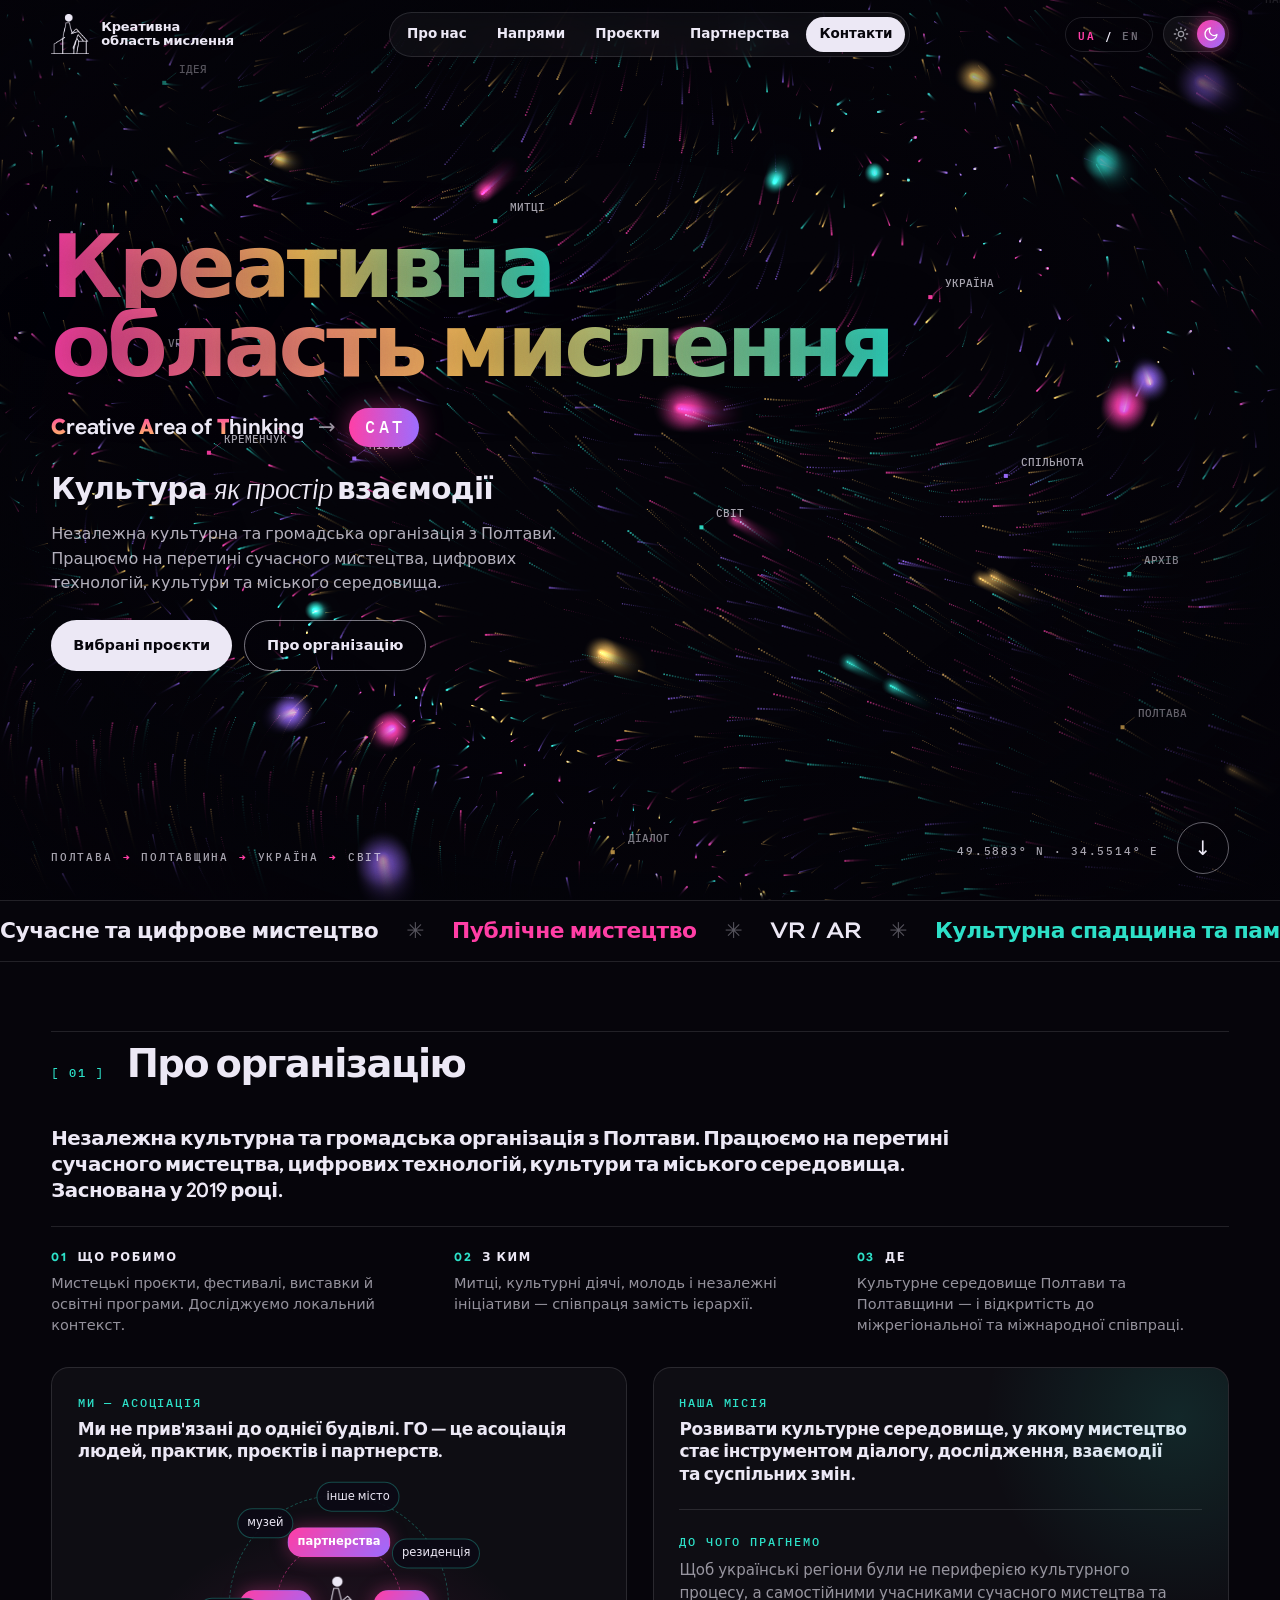
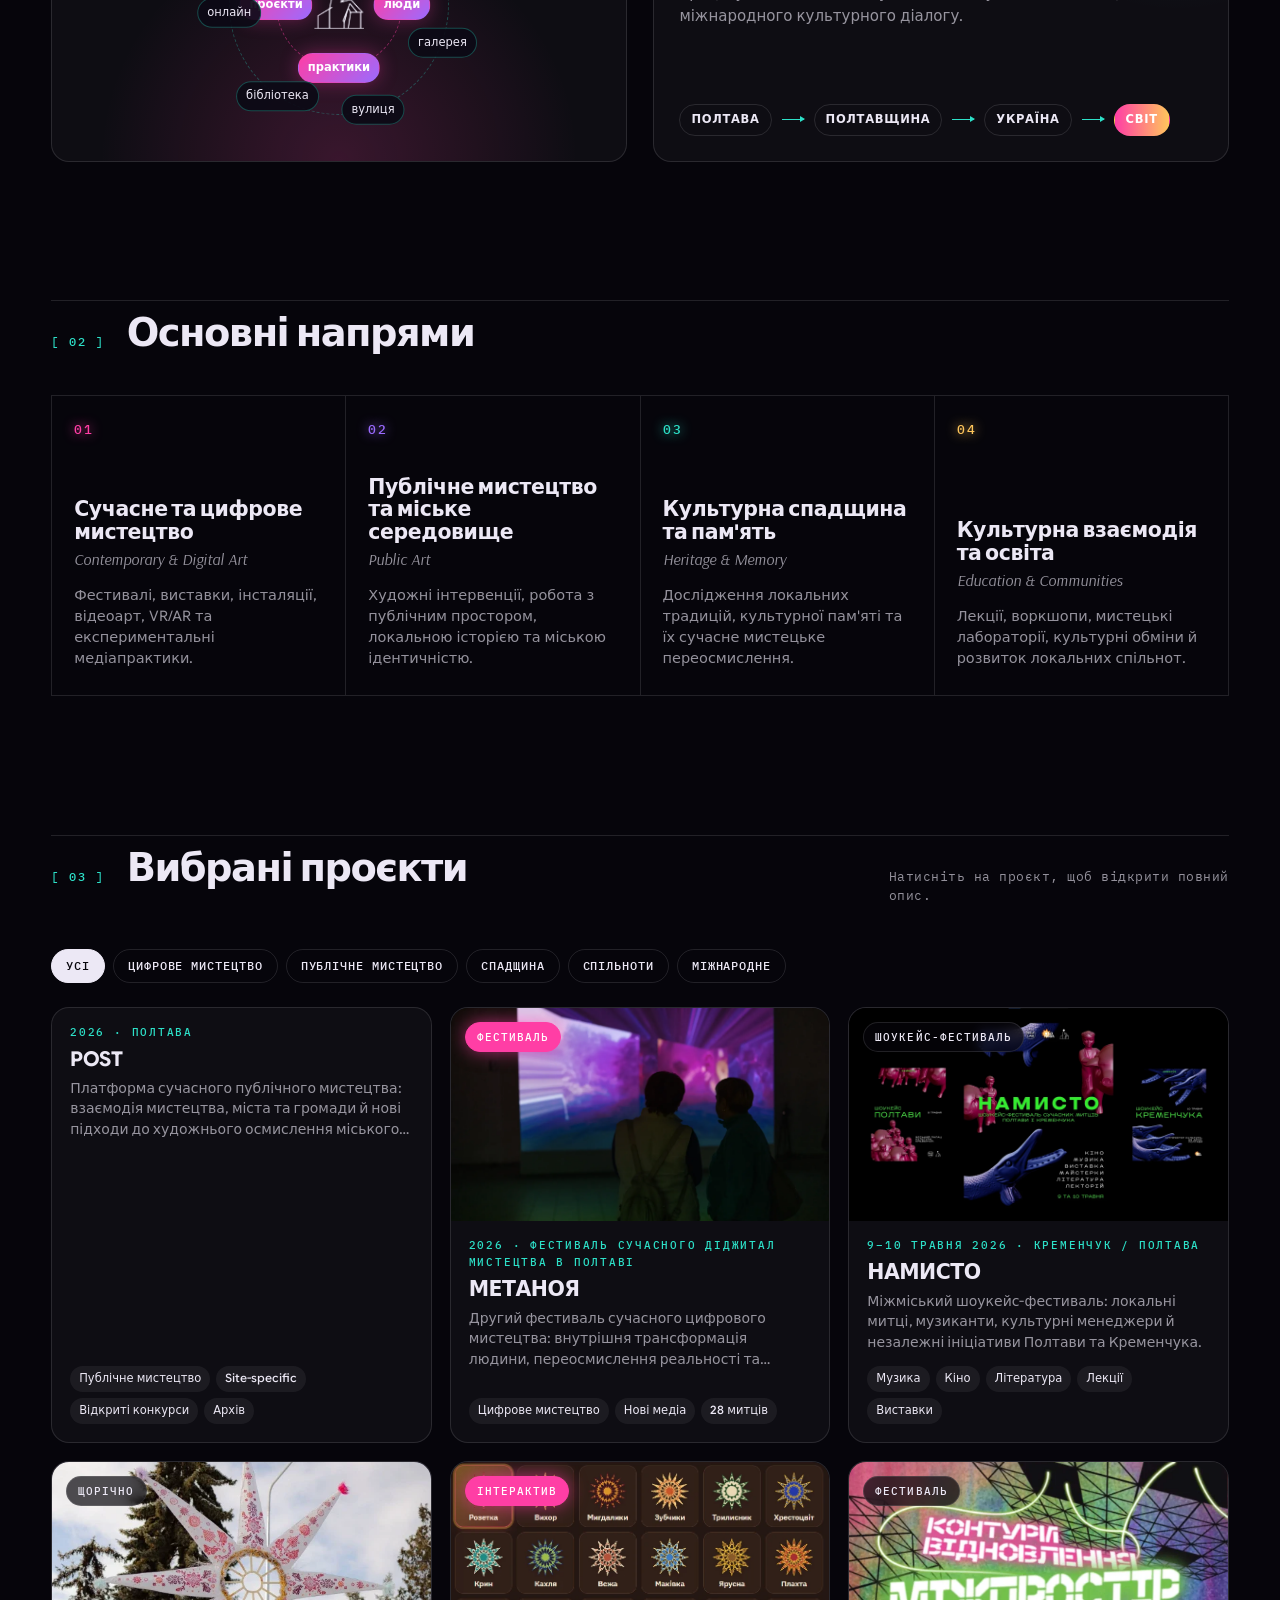
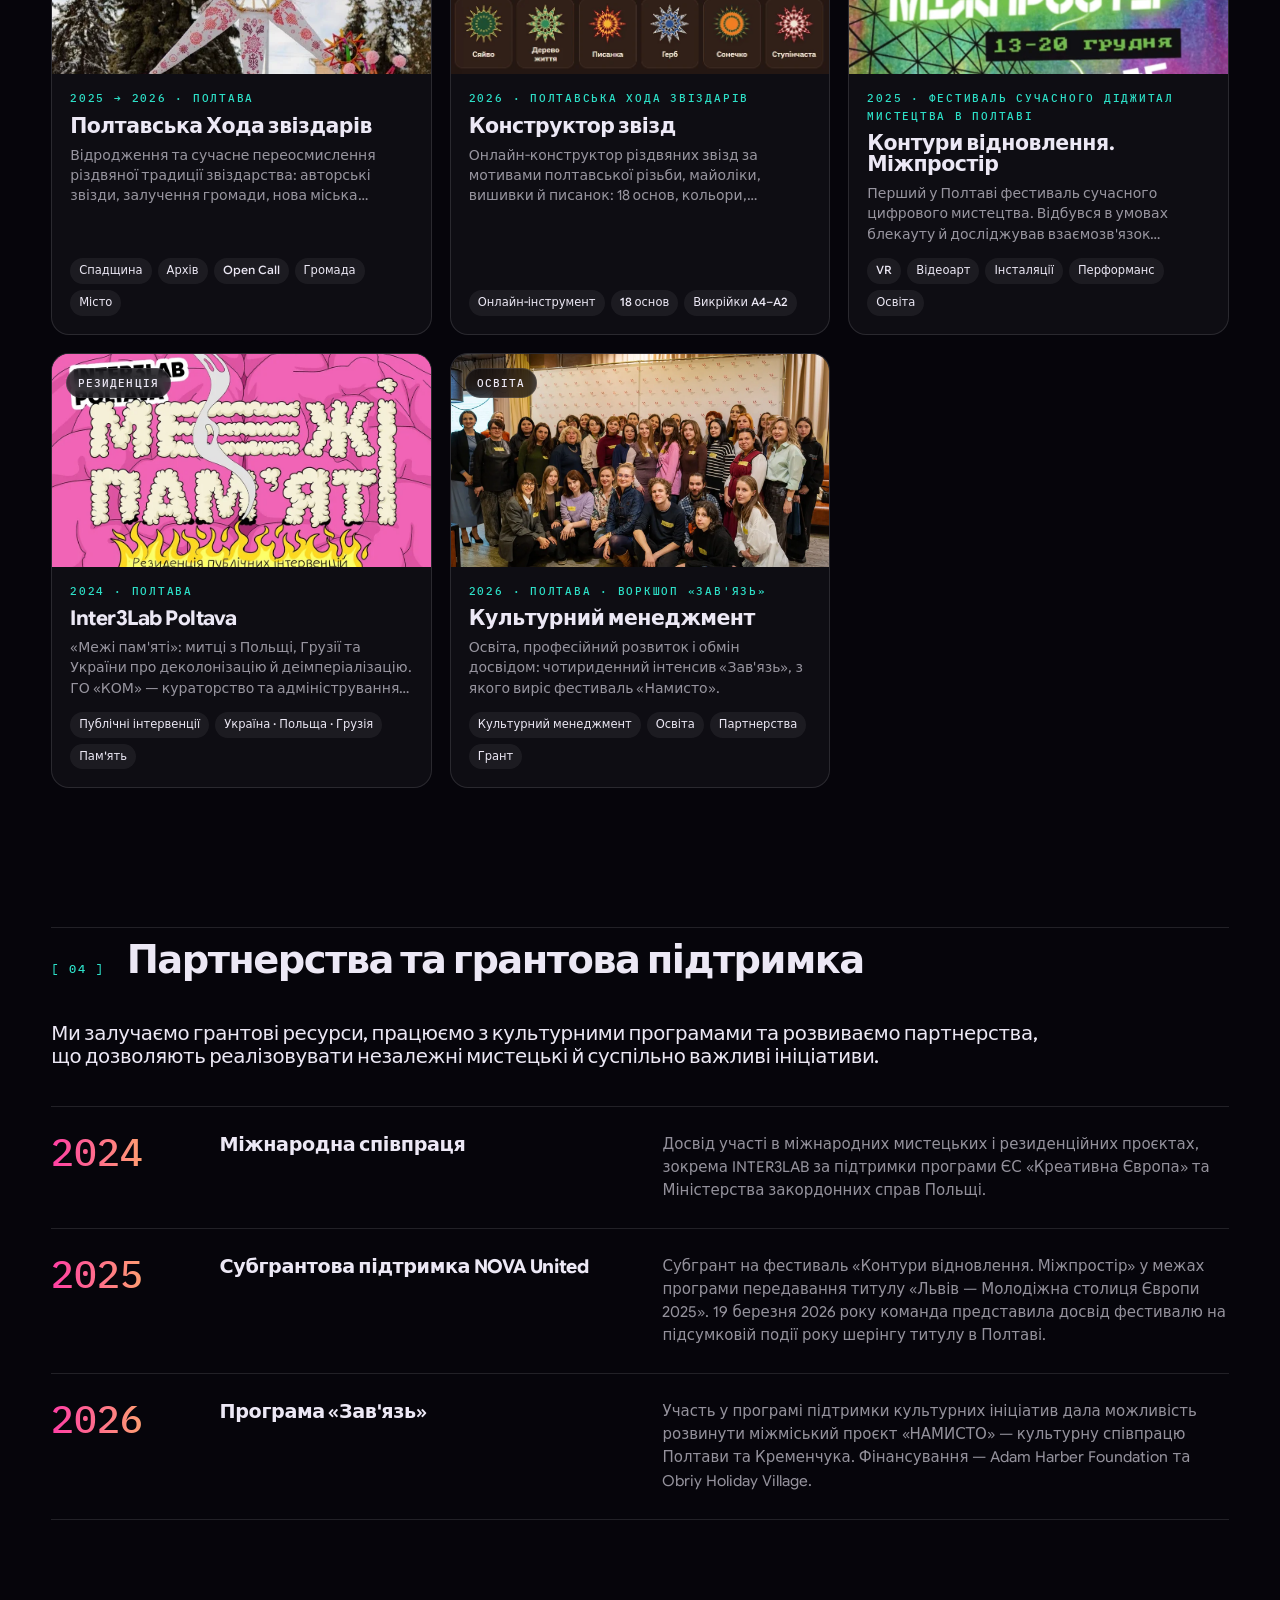
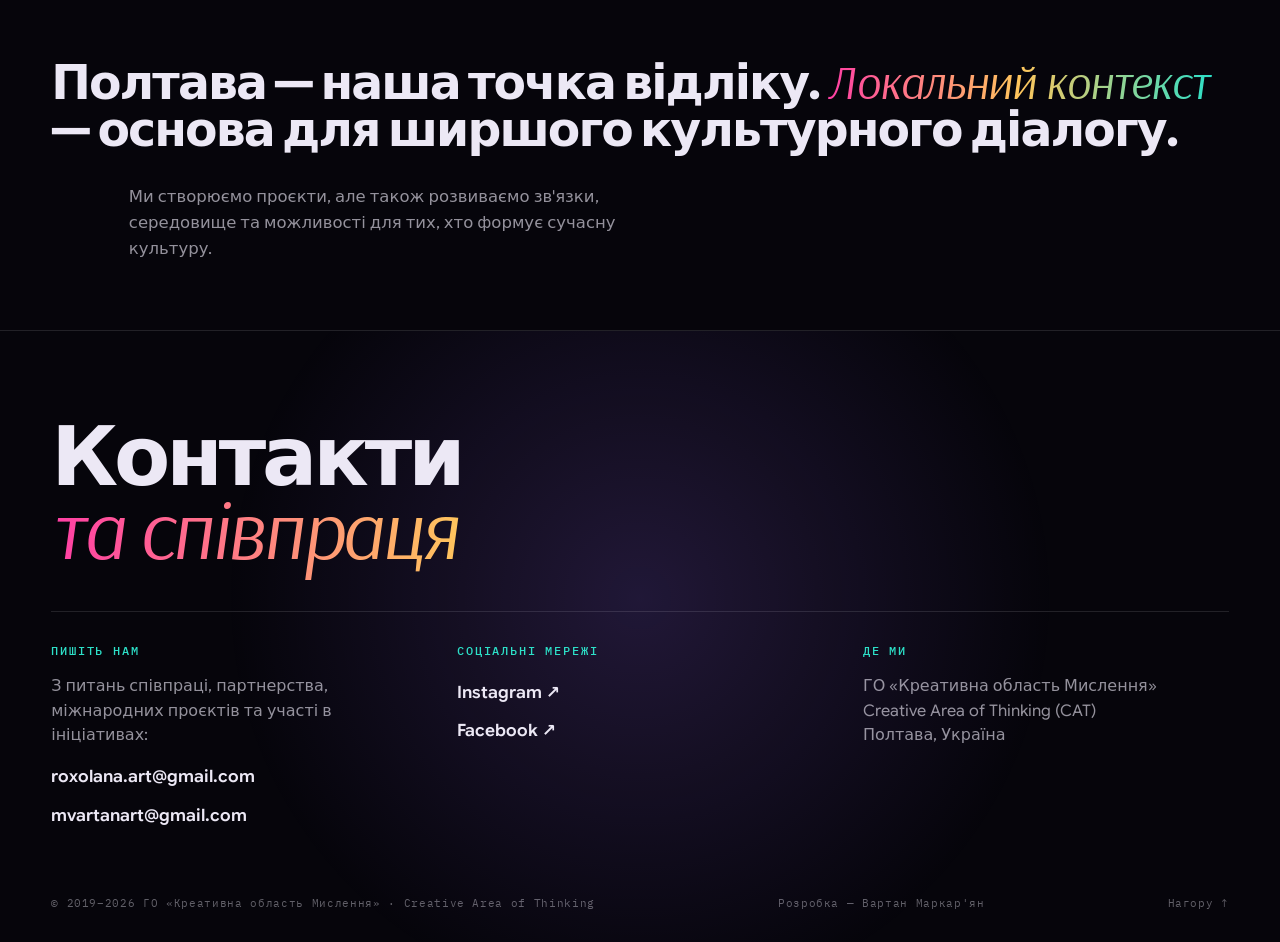
<file: index.html>
<!DOCTYPE html>
<html lang="uk" data-theme="dark">
<head>
<meta charset="utf-8">
<meta name="viewport" content="width=device-width, initial-scale=1">
<title>Креативна область мислення (CAT) — сучасне мистецтво й культурні події в Полтаві</title>
<meta name="description" content="ГО «Креативна область мислення» (Creative Area of Thinking, CAT) — незалежна культурна організація з Полтави з 2019 року: сучасне та цифрове мистецтво, фестивалі, виставки, публічне мистецтво й культурні події в Полтаві. Куратори — Роксолана Дудка та Вартан Маркар'ян.">
<meta name="keywords" content="Креативна область мислення, ГО Креативна область мислення, ГО КОМ, CAT, NGO CAT, ngocat, Creative Area of Thinking, Роксолана Дудка, Roksolana Dudka, Вартан Маркар'ян, Вартан Маркарян, Vartan Markarian, Полтава, Poltava, Полтавщина, сучасне мистецтво Полтава, мистецтво Полтави, культура Полтави, культурні події Полтава, події Полтава, афіша Полтава, виставки Полтава, виставка Полтава, галереї Полтави, галерея Полтава, полтавські галереї, артпростір Полтава, Полтавський художній музей, художній музей імені Миколи Ярошенка, бібліотека Котляревського Полтава, К2 АРКА, артпростір Культура Полтава, фестиваль Полтава, фестиваль сучасного мистецтва, фестиваль цифрового мистецтва, Digital Fest Poltava, digital art festival Ukraine, contemporary art Poltava, contemporary art Ukraine, діджитал мистецтво, цифрове мистецтво, медіамистецтво, нові медіа, VR мистецтво, AR, відеоарт, інсталяція, перформанс, публічне мистецтво, public art Poltava, мистецька резиденція, artist residency Ukraine, open call для митців, МЕТАНОЯ, METANOIA, Контури відновлення, Міжпростір, Намисто фестиваль, шоукейс Полтава Кременчук, Кременчук, О'Комова, Двіж Лаб, Полтавська Хода звіздарів, Хода звіздарів, звіздарство, різдвяна зірка, колядування Полтава, Конструктор звізд, POST Полтава, платформа публічного мистецтва, пам'ятник Петру І Полтава, Inter3Lab Poltava, Межі пам'яті, культурна спадщина Полтавщини, неформальна освіта Полтава, культурний менеджмент, Зав'язь, Терени, NOVA United, громадська організація Полтава, культурна організація Полтава, куратори Полтава, художники Полтави, митці Полтави">
<meta name="author" content="ГО «Креативна область мислення» — Роксолана Дудка, Вартан Маркар'ян">
<meta name="robots" content="index, follow, max-image-preview:large">
<link rel="canonical" href="https://ngocat.com/">
<link rel="alternate" hreflang="uk" href="https://ngocat.com/">
<link rel="alternate" hreflang="x-default" href="https://ngocat.com/">
<meta name="geo.region" content="UA-53">
<meta name="geo.placename" content="Полтава">
<meta name="geo.position" content="49.5883;34.5514">
<meta name="ICBM" content="49.5883, 34.5514">
<meta property="og:type" content="website">
<meta property="og:site_name" content="Креативна область мислення — CAT">
<meta property="og:locale" content="uk_UA">
<meta property="og:url" content="https://ngocat.com/">
<meta property="og:title" content="Креативна область мислення (CAT) — сучасне мистецтво й культурні події в Полтаві">
<meta property="og:description" content="ГО «Креативна область мислення» (Creative Area of Thinking, CAT) — незалежна культурна організація з Полтави з 2019 року: сучасне та цифрове мистецтво, фестивалі, виставки, публічне мистецтво й культурні події в Полтаві. Куратори — Роксолана Дудка та Вартан Маркар'ян.">
<meta property="og:image" content="https://ngocat.com/og-image.jpg">
<meta property="og:image:width" content="1200">
<meta property="og:image:height" content="630">
<meta property="og:image:alt" content="Креативна область мислення — Creative Area of Thinking (CAT), Полтава">
<meta name="twitter:card" content="summary_large_image">
<meta name="twitter:title" content="Креативна область мислення (CAT) — сучасне мистецтво й культурні події в Полтаві">
<meta name="twitter:description" content="ГО «Креативна область мислення» (Creative Area of Thinking, CAT) — незалежна культурна організація з Полтави з 2019 року: сучасне та цифрове мистецтво, фестивалі, виставки, публічне мистецтво й культурні події в Полтаві. Куратори — Роксолана Дудка та Вартан Маркар'ян.">
<meta name="twitter:image" content="https://ngocat.com/og-image.jpg">
<script type="application/ld+json">{"@context": "https://schema.org", "@graph": [{"@type": ["Organization", "NGO"], "@id": "https://ngocat.com/#org", "name": "Креативна область мислення", "legalName": "Громадська організація «Креативна область мислення»", "alternateName": ["ГО «Креативна область мислення»", "ГО «КОМ»", "Creative Area of Thinking", "CAT", "NGO CAT", "ngocat"], "url": "https://ngocat.com/", "logo": "https://ngocat.com/favicon-512.png", "image": "https://ngocat.com/og-image.jpg", "foundingDate": "2019", "foundingLocation": {"@type": "Place", "name": "Полтава, Україна"}, "address": {"@type": "PostalAddress", "addressLocality": "Полтава", "addressRegion": "Полтавська область", "addressCountry": "UA"}, "areaServed": ["Полтава", "Полтавська область", "Україна"], "description": "ГО «Креативна область мислення» (Creative Area of Thinking, CAT) — незалежна культурна організація з Полтави з 2019 року: сучасне та цифрове мистецтво, фестивалі, виставки, публічне мистецтво й культурні події в Полтаві. Куратори — Роксолана Дудка та Вартан Маркар'ян.", "email": "roxolana.art@gmail.com", "contactPoint": [{"@type": "ContactPoint", "email": "roxolana.art@gmail.com", "contactType": "general"}, {"@type": "ContactPoint", "email": "mvartanart@gmail.com", "contactType": "partnerships"}], "founder": [{"@id": "https://ngocat.com/#roksolana-dudka"}, {"@id": "https://ngocat.com/#vartan-markarian"}], "member": [{"@id": "https://ngocat.com/#roksolana-dudka"}, {"@id": "https://ngocat.com/#vartan-markarian"}], "knowsAbout": ["сучасне мистецтво", "цифрове мистецтво", "медіамистецтво", "публічне мистецтво", "культурна спадщина", "культурні події в Полтаві", "неформальна освіта", "культурний менеджмент"], "sameAs": ["https://www.instagram.com/cat_ngo_poltava", "https://www.facebook.com/creativeareaofthinking", "https://www.youtube.com/@creativeareaofthinking", "https://digitalfestpoltava.com/"], "event": [{"@id": "https://ngocat.com/#p-kontury-event"}, {"@id": "https://ngocat.com/#p-metanoia-event"}, {"@id": "https://ngocat.com/#p-namysto-event"}, {"@id": "https://ngocat.com/#p-inter3lab-event"}]}, {"@type": "WebSite", "@id": "https://ngocat.com/#website", "url": "https://ngocat.com/", "name": "Креативна область мислення — CAT", "alternateName": "ngocat.com", "inLanguage": "uk", "publisher": {"@id": "https://ngocat.com/#org"}}, {"@type": "WebPage", "@id": "https://ngocat.com/#webpage", "url": "https://ngocat.com/", "name": "Креативна область мислення (CAT) — сучасне мистецтво й культурні події в Полтаві", "description": "ГО «Креативна область мислення» (Creative Area of Thinking, CAT) — незалежна культурна організація з Полтави з 2019 року: сучасне та цифрове мистецтво, фестивалі, виставки, публічне мистецтво й культурні події в Полтаві. Куратори — Роксолана Дудка та Вартан Маркар'ян.", "isPartOf": {"@id": "https://ngocat.com/#website"}, "about": {"@id": "https://ngocat.com/#org"}, "inLanguage": "uk", "primaryImageOfPage": "https://ngocat.com/og-image.jpg", "mentions": [{"@id": "https://ngocat.com/#roksolana-dudka"}, {"@id": "https://ngocat.com/#vartan-markarian"}]}, {"@type": "Person", "@id": "https://ngocat.com/#roksolana-dudka", "name": "Роксолана Дудка", "alternateName": ["Roksolana Dudka", "Roxolana Dudka", "roxfolkart"], "jobTitle": "Мисткиня, кураторка, голова ГО «Креативна область мислення»", "description": "Мультидисциплінарна мисткиня з Полтави, докторка філософії з дизайну, кандидатка мистецтвознавства. Кураторка Inter3Lab Poltava «Межі пам'яті» (2024), фестивалів «Контури відновлення. Міжпростір» (2025) і «МЕТАНОЯ» (2026).", "homeLocation": {"@type": "Place", "name": "Полтава"}, "worksFor": {"@id": "https://ngocat.com/#org"}, "knowsAbout": ["сучасне мистецтво", "VR", "AR", "відеоарт", "публічне мистецтво", "кураторство"], "sameAs": ["https://www.instagram.com/roxfolkart/", "https://www.facebook.com/Roxolana.art", "https://digitalfestpoltava.com/uchasnyky/roksolana-dudka.html"]}, {"@type": "Person", "@id": "https://ngocat.com/#vartan-markarian", "name": "Вартан Маркар'ян", "alternateName": ["Vartan Markarian", "Вартан Маркарян", "artvartan"], "jobTitle": "Художник нових медіа, куратор, член правління ГО «Креативна область мислення»", "description": "Міждисциплінарний художник із Полтави: інсталяція, VR, 360-відео, AR, цифрове мистецтво, живопис. Куратор фестивалів «Контури відновлення. Міжпростір» (2025) і «МЕТАНОЯ» (2026).", "homeLocation": {"@type": "Place", "name": "Полтава"}, "worksFor": {"@id": "https://ngocat.com/#org"}, "knowsAbout": ["цифрове мистецтво", "нові медіа", "VR", "інсталяція", "кураторство"], "sameAs": ["https://www.instagram.com/artvartan/", "https://digitalfestpoltava.com/uchasnyky/vartan-markarian.html"]}, {"@type": ["Event", "ExhibitionEvent"], "@id": "https://ngocat.com/#p-kontury-event", "name": "Контури відновлення. Міжпростір — фестиваль сучасного цифрового мистецтва", "startDate": "2025-12-13", "endDate": "2025-12-20", "eventStatus": "https://schema.org/EventScheduled", "eventAttendanceMode": "https://schema.org/OfflineEventAttendanceMode", "location": {"@type": "Place", "name": "Полтавська обласна універсальна наукова бібліотека імені І. П. Котляревського", "address": {"@type": "PostalAddress", "streetAddress": "вул. Небесної Сотні, 17", "addressLocality": "Полтава", "addressCountry": "UA"}}, "description": "Перший у Полтаві фестиваль сучасного цифрового мистецтва: VR, відеоарт, інсталяції, перформанс, лекції та воркшопи. Відбувся в умовах блекауту на п'яти поверхах обласної бібліотеки.", "url": "https://ngocat.com/#p-kontury", "image": "https://ngocat.com/img/kontury-1.webp", "organizer": {"@id": "https://ngocat.com/#org"}, "inLanguage": "uk"}, {"@type": ["Event", "ExhibitionEvent"], "@id": "https://ngocat.com/#p-metanoia-event", "name": "МЕТАНОЯ / METANOIA — міжнародний фестиваль цифрового мистецтва", "startDate": "2026-10-16", "endDate": "2026-11-01", "eventStatus": "https://schema.org/EventScheduled", "eventAttendanceMode": "https://schema.org/OfflineEventAttendanceMode", "location": {"@type": "Place", "name": "Полтавський художній музей (галерея мистецтв) імені Миколи Ярошенка", "address": {"@type": "PostalAddress", "addressLocality": "Полтава", "addressRegion": "Полтавська область", "addressCountry": "UA"}}, "description": "Другий фестиваль сучасного цифрового мистецтва ГО «Креативна область мислення»: 26 робіт 28 митців з України, Італії, Іспанії, Франції, Німеччини та Польщі — VR/AR, відеоарт, генеративні зображення, інтерактивні системи.", "url": "https://ngocat.com/#p-metanoia", "image": "https://ngocat.com/img/fest-1.webp", "organizer": {"@id": "https://ngocat.com/#org"}, "inLanguage": "uk"}, {"@type": ["Event", "ExhibitionEvent"], "@id": "https://ngocat.com/#p-namysto-event", "name": "НАМИСТО — шоукейс-фестиваль сучасного мистецтва Полтави й Кременчука", "startDate": "2026-05-09", "endDate": "2026-05-10", "eventStatus": "https://schema.org/EventScheduled", "eventAttendanceMode": "https://schema.org/OfflineEventAttendanceMode", "location": {"@type": "Place", "name": "Міський палац культури (Кременчук) та артпростір «Культура» К2 АРКА (Полтава)", "address": {"@type": "PostalAddress", "addressLocality": "Полтава", "addressRegion": "Полтавська область", "addressCountry": "UA"}}, "description": "Дводенний шоукейс-фестиваль локального сучасного мистецтва: музика, кіно, література, лекції, виставки, майстер-класи. Організатори — «О'Комова», «Двіж Лаб», ГО «Креативна область мислення».", "url": "https://ngocat.com/#p-namysto", "image": "https://ngocat.com/img/namysto-hero.webp", "organizer": {"@id": "https://ngocat.com/#org"}, "inLanguage": "uk"}, {"@type": "Event", "@id": "https://ngocat.com/#p-inter3lab-event", "name": "Inter3Lab Poltava «Межі пам'яті» — резиденція публічних інтервенцій", "startDate": "2024-11-02", "endDate": "2024-11-03", "eventStatus": "https://schema.org/EventScheduled", "eventAttendanceMode": "https://schema.org/OfflineEventAttendanceMode", "location": {"@type": "Place", "name": "Полтавська обласна універсальна наукова бібліотека імені І. П. Котляревського та міський простір Полтави", "address": {"@type": "PostalAddress", "addressLocality": "Полтава", "addressRegion": "Полтавська область", "addressCountry": "UA"}}, "description": "Міжнародна мистецька резиденція публічних інтервенцій: 24 мистецькі проєкти, митці з України, Польщі та Грузії, артпрогулянка містом.", "url": "https://ngocat.com/#p-inter3lab", "image": "https://ngocat.com/img/inter3lab-poster.webp", "organizer": {"@id": "https://ngocat.com/#org"}, "inLanguage": "uk"}, {"@type": "CreativeWork", "@id": "https://ngocat.com/#p-post-work", "name": "POST — платформа сучасного публічного мистецтва", "url": "https://ngocat.com/#p-post", "description": "Довгострокова платформа сучасного публічного мистецтва на місці колишнього пам'ятника Петру І в Полтаві: тимчасові інсталяції, site-specific мистецтво, відкриті конкурси, архів.", "creator": [{"@id": "https://ngocat.com/#roksolana-dudka"}, {"@id": "https://ngocat.com/#vartan-markarian"}], "publisher": {"@id": "https://ngocat.com/#org"}, "locationCreated": {"@type": "Place", "name": "Полтава"}}, {"@type": "CreativeWork", "@id": "https://ngocat.com/#p-hoda-work", "name": "Полтавська Хода звіздарів", "url": "https://ngocat.com/#p-hoda", "image": "https://ngocat.com/img/hoda-star.webp", "description": "Культурна ініціатива з відродження та сучасного переосмислення різдвяної традиції звіздарства на Полтавщині: авторські зірки, колядування, хода вулицями Полтави, архів «Коляди» 1995 року.", "publisher": {"@id": "https://ngocat.com/#org"}, "locationCreated": {"@type": "Place", "name": "Полтава"}}, {"@type": "WebApplication", "@id": "https://ngocat.com/constructorzvizd/#app", "name": "Конструктор звізд", "url": "https://ngocat.com/constructorzvizd/", "applicationCategory": "DesignApplication", "operatingSystem": "Web", "offers": {"@type": "Offer", "price": "0", "priceCurrency": "UAH"}, "description": "Онлайн-конструктор різдвяних звізд за мотивами полтавської різьби, майоліки, вишивки й писанок: 18 основ, кольори, прикраси, викрійки A4, A3 і A2, об'ємна паперова звізда.", "publisher": {"@id": "https://ngocat.com/#org"}}, {"@type": "Course", "@id": "https://ngocat.com/#p-zavyaz-course", "name": "«Зав'язь» — воркшоп для культурних діячів", "url": "https://ngocat.com/#p-zavyaz", "description": "Чотириденний інтенсив культурної агенції «Терени» в Полтаві: культурний менеджмент, фінансування, партнерства, комунікації. Проєкт «Намисто» став одним із трьох переможців.", "provider": {"@type": "Organization", "name": "Культурна агенція «Терени»"}}]}</script>
<script>
  // тема до першого малювання — без «спалаху»
  (function () {
    var t = null; try { t = localStorage.getItem('kom-theme'); } catch (e) {}
    document.documentElement.setAttribute('data-theme', t === 'light' ? 'light' : 'dark');
  })();
</script>
<meta name="theme-color" content="#06050B">
<link rel="icon" href="favicon.ico" sizes="any">
<link rel="icon" type="image/png" sizes="32x32" href="favicon-32.png">
<link rel="icon" type="image/png" sizes="192x192" href="favicon-192.png">
<link rel="apple-touch-icon" href="apple-touch-icon.png">
<link rel="preconnect" href="https://fonts.googleapis.com">
<link rel="preconnect" href="https://fonts.gstatic.com" crossorigin>
<link href="https://fonts.googleapis.com/css2?family=Arsenal:ital,wght@0,400;0,700;1,400;1,700&family=IBM+Plex+Mono:wght@400;500&display=swap" rel="stylesheet">
<link rel="stylesheet" href="css/style.css?v=51">
<link rel="stylesheet" href="css/nebula.css?v=51">
</head>
<body>
<div class="cursor-glow" id="cursorGlow" aria-hidden="true"></div>

<header class="nav" id="nav">
  <a href="#top" class="logo" aria-label="Креативна область мислення — на початок">
    <span class="logo-img" aria-hidden="true"><span class="lg-body"></span><span class="lg-sun"></span></span>
    <span class="logo-text">Креативна<br>область мислення</span>
  </a>
  <nav class="nav-links" id="navLinks">
    <a href="#about">Про нас</a>
    <a href="#directions">Напрями</a>
    <a href="#projects">Проєкти</a>
    <a href="#partners">Партнерства</a>
    <a href="#contacts">Контакти</a>
  </nav>
  <div class="nav-right">
    <button class="lang" id="langToggle" type="button" aria-label="Перемкнути мову" title="English"><span data-l="uk" class="on">UA</span> / <span data-l="en">EN</span></button>
    <button class="theme-toggle" id="themeToggle" type="button" aria-label="Перемкнути світлу / темну тему" title="Світла / темна тема">
      <span class="knob" aria-hidden="true"></span>
      <svg class="i-sun" viewBox="0 0 24 24" fill="none" stroke="currentColor" stroke-width="2" stroke-linecap="round" aria-hidden="true"><circle cx="12" cy="12" r="4"/><path d="M12 2v2M12 20v2M4.9 4.9l1.4 1.4M17.7 17.7l1.4 1.4M2 12h2M20 12h2M4.9 19.1l1.4-1.4M17.7 6.3l1.4-1.4"/></svg>
      <svg class="i-moon" viewBox="0 0 24 24" fill="none" stroke="currentColor" stroke-width="2" stroke-linecap="round" stroke-linejoin="round" aria-hidden="true"><path d="M21 12.8A9 9 0 1 1 11.2 3a7 7 0 0 0 9.8 9.8z"/></svg>
    </button>
    <button class="burger" id="burger" aria-label="Меню" aria-expanded="false"><span></span><span></span></button>
  </div>
</header>

<main id="top">

<!-- HERO -->
<section class="hero">
  <canvas id="field" aria-hidden="true"></canvas>
  <div class="hud hud-br" aria-hidden="true">49.5883° N · 34.5514° E</div>
  <div class="hero-inner">
    <h1 class="hero-title hero-name">
      <span class="ln">Креативна</span>
      <span class="ln">область мислення</span>
    </h1>
    <p class="hero-cat" aria-label="Creative Area of Thinking — CAT"><span class="cat-full"><b>C</b>reative <b>A</b>rea of <b>T</b>hinking</span><span class="cat-arrow" aria-hidden="true">→</span><span class="cat-badge">CAT</span></p>
    <p class="hero-slogan">Культура <em>як простір</em> взаємодії</p>
    <p class="hero-sub">Незалежна культурна та громадська організація з Полтави. Працюємо на перетині сучасного мистецтва, цифрових технологій, культури та міського середовища.</p>
    <div class="hero-cta">
      <a href="#projects" class="btn btn-solid">Вибрані проєкти</a>
      <a href="#about" class="btn btn-line">Про організацію</a>
    </div>
  </div>
  <div class="hero-geo" aria-label="Наша географія">
    <span>Полтава</span><b>→</b><span>Полтавщина</span><b>→</b><span>Україна</span><b>→</b><span>світ</span>
  </div>
  <a href="#about" class="scroll-hint" aria-label="Гортати вниз">↓</a>
</section>

<!-- TICKER -->
<div class="ticker" aria-hidden="true">
  <div class="ticker-track">
    <span>Сучасне та цифрове мистецтво</span><span>✳</span><span>Публічне мистецтво</span><span>✳</span><span>VR / AR</span><span>✳</span><span>Культурна спадщина та пам'ять</span><span>✳</span><span>Освіта</span><span>✳</span><span>Культурна взаємодія</span><span>✳</span>
    <span>Сучасне та цифрове мистецтво</span><span>✳</span><span>Публічне мистецтво</span><span>✳</span><span>VR / AR</span><span>✳</span><span>Культурна спадщина та пам'ять</span><span>✳</span><span>Освіта</span><span>✳</span><span>Культурна взаємодія</span><span>✳</span>
  </div>
</div>

<!-- ABOUT -->
<section class="section about" id="about">
  <div class="wrap">
    <div class="sec-head">
      <span class="sec-num">01</span>
      <h2>Про організацію</h2>
    </div>

    <div class="ab-intro reveal">
      <p class="ab-statement">Незалежна культурна та громадська організація з&nbsp;Полтави. Працюємо на перетині <span class="hl">сучасного мистецтва</span>, <span class="hl">цифрових технологій</span>, культури та <span class="hl">міського середовища</span>. Заснована у&nbsp;2019&nbsp;році.</p>
    </div>

    <div class="ab-facts reveal">
      <div class="ab-fact"><span class="ab-k"><i>01</i> Що робимо</span><p>Мистецькі проєкти, фестивалі, виставки й освітні програми. Досліджуємо локальний контекст.</p></div>
      <div class="ab-fact"><span class="ab-k"><i>02</i> З ким</span><p>Митці, культурні діячі, молодь і незалежні ініціативи — співпраця замість ієрархії.</p></div>
      <div class="ab-fact"><span class="ab-k"><i>03</i> Де</span><p>Культурне середовище Полтави та Полтавщини — і відкритість до міжрегіональної та міжнародної співпраці.</p></div>
    </div>

    <div class="ab-split">
      <article class="ab-card ab-assoc reveal">
        <p class="eyebrow">Ми — асоціація</p>
        <h3>Ми не прив'язані до однієї будівлі. ГО — це асоціація людей, практик, проєктів і&nbsp;партнерств.</h3>
        <div class="orbit" aria-hidden="true">
          <div class="orb-line orb-line-1"></div>
          <div class="orb-line orb-line-2"></div>
          <div class="orb-core"><span class="lg-body"></span><span class="lg-sun"></span></div>
          <div class="orb-ring orb-inner">
            <span class="node" style="--a:0deg"><b>люди</b></span>
            <span class="node" style="--a:90deg"><b>практики</b></span>
            <span class="node" style="--a:180deg"><b>проєкти</b></span>
            <span class="node" style="--a:270deg"><b>партнерства</b></span>
          </div>
          <div class="orb-ring orb-outer">
            <span class="node" style="--a:20deg"><b>галерея</b></span>
            <span class="node" style="--a:72deg"><b>вулиця</b></span>
            <span class="node" style="--a:124deg"><b>бібліотека</b></span>
            <span class="node" style="--a:176deg"><b>онлайн</b></span>
            <span class="node" style="--a:228deg"><b>музей</b></span>
            <span class="node" style="--a:280deg"><b>інше місто</b></span>
            <span class="node" style="--a:332deg"><b>резиденція</b></span>
          </div>
        </div>
      </article>

      <article class="ab-card ab-mission reveal">
        <p class="eyebrow">Наша місія</p>
        <h3>Розвивати культурне середовище, у якому мистецтво стає інструментом діалогу, дослідження, взаємодії та&nbsp;суспільних змін.</h3>
        <div class="ab-divider"></div>
        <p class="eyebrow">До чого прагнемо</p>
        <p class="ab-text">Щоб українські регіони були не периферією культурного процесу, а самостійними учасниками сучасного мистецтва та міжнародного культурного діалогу.</p>
        <div class="ab-route" aria-label="Наша географія">
          <span>Полтава</span><i></i><span>Полтавщина</span><i></i><span>Україна</span><i></i><span>світ</span>
        </div>
      </article>
    </div>
  </div>
</section>

<!-- DIRECTIONS -->
<section class="section directions" id="directions">
  <div class="wrap">
    <div class="sec-head">
      <span class="sec-num">02</span>
      <h2>Основні напрями</h2>
    </div>
    <div class="dir-grid dir-4">
      <article class="dir" style="--c:var(--c1)"><span class="dir-n">01</span><h3>Сучасне та цифрове мистецтво</h3><p class="dir-en">Contemporary &amp; Digital Art</p><p class="dir-d">Фестивалі, виставки, інсталяції, відеоарт, VR/AR та експериментальні медіапрактики.</p></article>
      <article class="dir" style="--c:var(--c2)"><span class="dir-n">02</span><h3>Публічне мистецтво та міське середовище</h3><p class="dir-en">Public Art</p><p class="dir-d">Художні інтервенції, робота з публічним простором, локальною історією та міською ідентичністю.</p></article>
      <article class="dir" style="--c:var(--c3)"><span class="dir-n">03</span><h3>Культурна спадщина та пам'ять</h3><p class="dir-en">Heritage &amp; Memory</p><p class="dir-d">Дослідження локальних традицій, культурної пам'яті та їх сучасне мистецьке переосмислення.</p></article>
      <article class="dir" style="--c:var(--c4)"><span class="dir-n">04</span><h3>Культурна взаємодія та освіта</h3><p class="dir-en">Education &amp; Communities</p><p class="dir-d">Лекції, воркшопи, мистецькі лабораторії, культурні обміни й розвиток локальних спільнот.</p></article>
    </div>
  </div>
</section>

<!-- PROJECTS -->
<section class="section projects" id="projects">
  <div class="wrap">
    <div class="sec-head">
      <span class="sec-num">03</span>
      <h2>Вибрані проєкти</h2>
      <p class="sec-note">Натисніть на проєкт, щоб відкрити повний опис.</p>
    </div>
    <div class="filters" id="filters">
      <button class="on" data-f="all">Усі</button>
      <button data-f="digital">Цифрове мистецтво</button>
      <button data-f="public">Публічне мистецтво</button>
      <button data-f="heritage">Спадщина</button>
      <button data-f="community">Спільноти</button>
      <button data-f="intl">Міжнародне</button>
    </div>
    <div class="proj-grid" id="projGrid"></div>
  </div>
</section>

<!-- PARTNERS / GRANTS -->
<section class="section partners" id="partners">
  <div class="wrap">
    <div class="sec-head">
      <span class="sec-num">04</span>
      <h2>Партнерства та грантова підтримка</h2>
    </div>
    <p class="lead reveal" style="max-width:1000px;margin-bottom:clamp(40px,5vw,70px)">Ми залучаємо грантові ресурси, працюємо з культурними програмами та розвиваємо партнерства, що дозволяють реалізовувати незалежні мистецькі й суспільно важливі ініціативи.</p>
    <div class="grants">
      <article class="grant">
        <span class="grant-y">2024</span>
        <h3>Міжнародна співпраця</h3>
        <p>Досвід участі в міжнародних мистецьких і резиденційних проєктах, зокрема INTER3LAB за підтримки програми ЄС «Креативна Європа» та Міністерства закордонних справ Польщі.</p>
      </article>
      <article class="grant">
        <span class="grant-y">2025</span>
        <h3>Субгрантова підтримка NOVA United</h3>
        <p>Субгрант на фестиваль «Контури відновлення. Міжпростір» у межах програми передавання титулу «Львів — Молодіжна столиця Європи 2025». 19 березня 2026 року команда представила досвід фестивалю на підсумковій події року шерінгу титулу в Полтаві.</p>
      </article>
      <article class="grant">
        <span class="grant-y">2026</span>
        <h3>Програма «Зав'язь»</h3>
        <p>Участь у програмі підтримки культурних ініціатив дала можливість розвинути міжміський проєкт «НАМИСТО» — культурну співпрацю Полтави та Кременчука. Фінансування — Adam Harber Foundation та Obriy Holiday Village.</p>
      </article>
    </div>
  </div>
</section>

<!-- CLOSING QUOTE -->
<section class="section strength closing">
  <div class="wrap">
    <blockquote class="reveal">
      <p>Полтава — наша точка відліку. <em>Локальний контекст</em> — основа для ширшого культурного діалогу.</p>
    </blockquote>
    <div class="strength-cols reveal">
      <p>Ми створюємо проєкти, але також розвиваємо зв'язки, середовище та можливості для тих, хто формує сучасну культуру.</p>
    </div>
  </div>
</section>

<!-- CONTACTS -->
<section class="contacts" id="contacts">
  <div class="wrap contacts-inner">
    <h2 class="contacts-title">Контакти<br><em>та співпраця</em></h2>
    <div class="contacts-cols">
      <div>
        <p class="eyebrow light">Пишіть нам</p>
        <p style="margin-bottom:10px">З питань співпраці, партнерства, міжнародних проєктів та участі в ініціативах:</p>
        <a class="c-link" href="mailto:roxolana.art@gmail.com">roxolana.art@gmail.com</a>
        <a class="c-link" href="mailto:mvartanart@gmail.com">mvartanart@gmail.com</a>
      </div>
      <div>
        <p class="eyebrow light">Соціальні мережі</p>
        <a class="c-link" href="https://www.instagram.com/cat_ngo_poltava" target="_blank" rel="noopener">Instagram ↗</a>
        <a class="c-link" href="https://www.facebook.com/creativeareaofthinking" target="_blank" rel="noopener">Facebook ↗</a>
      </div>
      <div>
        <p class="eyebrow light">Де ми</p>
        <p>ГО «Креативна область Мислення»<br>Creative Area of Thinking (CAT)<br>Полтава, Україна</p>
      </div>
    </div>
  </div>
  <footer class="foot wrap">
    <span>© 2019–2026 ГО «Креативна область Мислення» · Creative Area of Thinking</span>
    <span class="foot-dev">Розробка — Вартан Маркар'ян</span>
    <a href="#top">Нагору ↑</a>
  </footer>
</section>

</main>

<!-- PROJECT DRAWER -->
<div class="drawer" id="drawer" aria-hidden="true">
  <div class="drawer-bg" data-close></div>
  <article class="drawer-panel" role="dialog" aria-modal="true" aria-labelledby="dTitle">
    <button class="drawer-close" data-close aria-label="Закрити">✕</button>
    <div class="drawer-media" id="dMedia"></div>
    <div class="drawer-body">
      <p class="d-meta" id="dMeta"></p>
      <h2 id="dTitle"></h2>
      <div class="d-links d-links-top" id="dLinksTop"></div>
      <p class="d-lead" id="dLead"></p>
      <div id="dText"></div>
      <div class="d-tags" id="dTags"></div>
      <div class="d-links" id="dLinks"></div>
    </div>
  </article>
</div>

<div class="lightbox" id="lightbox" role="dialog" aria-modal="true" aria-label="Перегляд фото">
  <button class="lb-close" aria-label="Закрити">✕</button>
  <button class="lb-prev" aria-label="Попереднє фото">←</button>
  <img alt="">
  <button class="lb-next" aria-label="Наступне фото">→</button>
  <span class="lb-count"></span>
</div>

<script src="js/i18n-en.js?v=51"></script>
<script src="js/main.js?v=51"></script>
<script data-goatcounter="https://ngocat.goatcounter.com/count" async src="//gc.zgo.at/count.js"></script>
</body>
</html>
</file>
<file: css/style.css>
@font-face{
  font-family:"Google Sans Flex";
  src:url("../fonts/GoogleSansFlex.ttf") format("truetype");
  font-weight:100 1000;font-stretch:25% 151%;font-display:swap;
}
:root{
  --paper:#EEEBE3;
  --paper2:#E4E0D5;
  --ink:#111111;
  --ink2:#4a4842;
  --line:rgba(17,17,17,.16);
  --accent:#FF4D1C;
  --gold:#E8A900;
  --teal:#00A36C;
  --glass:rgba(255,255,255,.5);
  --c1:#FF4D1C; --c2:#5B3BFF; --c3:#00A36C; --c4:#E8A900;
  --c5:#FF6FB0; --c6:#1E8CFF; --c7:#B5651D; --c8:#00B3A7;
  --sans:"Google Sans Flex",system-ui,-apple-system,"Segoe UI",Roboto,Arial,sans-serif;
  --serif:"Arsenal",Georgia,serif;
  --mono:"IBM Plex Mono",ui-monospace,Consolas,monospace;
  --pad:clamp(20px,4vw,56px);
  --r:18px;
}
html[data-theme="dark"]{
  --paper:#06050B;
  --paper2:#0C0A16;
  --ink:#ECE8F5;
  --ink2:rgba(236,232,245,.62);
  --line:rgba(236,232,245,.12);
  --accent:#FF3EA5;
  --gold:#FFC65C;
  --teal:#2DE0C8;
  --glass:rgba(255,255,255,.035);
  --c1:#FF3EA5; --c2:#9B6BFF; --c3:#2DE0C8; --c4:#FFC65C;
  --c5:#FF6B6B; --c6:#4FA3FF; --c7:#FF9E4A; --c8:#5CF2A0;
  color-scheme:dark;
}
*{box-sizing:border-box;margin:0;padding:0}
html{scroll-behavior:smooth;scroll-padding-top:80px}
body{font-family:var(--sans);background:var(--paper);color:var(--ink);font-size:17px;line-height:1.55;-webkit-font-smoothing:antialiased;overflow-x:hidden}
a{color:inherit}
img{display:block;max-width:100%}
button{font:inherit;color:inherit;background:none;border:0;cursor:pointer}
em{font-family:var(--serif);font-style:italic;font-weight:400}
mark{background:none;color:inherit;background-image:linear-gradient(var(--accent),var(--accent));background-size:100% .12em;background-repeat:no-repeat;background-position:0 92%}
.wrap{max-width:1360px;margin:0 auto;padding:0 var(--pad)}
.eyebrow{font-size:12px;letter-spacing:.14em;text-transform:uppercase;font-weight:600;color:var(--ink2);margin-bottom:14px}
.eyebrow.light{color:rgba(255,255,255,.6)}

/* NAV */
.nav{position:fixed;inset:0 0 auto 0;z-index:50;display:flex;align-items:center;justify-content:space-between;gap:20px;padding:14px var(--pad);transition:background .3s,backdrop-filter .3s,padding .3s}
.nav.scrolled{background:rgba(238,235,227,.82);backdrop-filter:blur(14px);-webkit-backdrop-filter:blur(14px);padding-top:10px;padding-bottom:10px;border-bottom:1px solid var(--line)}
.logo{display:flex;align-items:center;gap:12px;text-decoration:none}
.logo-mark{width:40px;height:40px;border-radius:50%;background:var(--ink);position:relative;flex:none}
.logo-mark i{position:absolute;width:8px;height:8px;border-radius:50%;background:var(--paper)}
.logo-mark i:nth-child(1){left:9px;top:11px}
.logo-mark i:nth-child(2){left:22px;top:9px;background:var(--accent)}
.logo-mark i:nth-child(3){left:15px;top:23px}
.logo-text{font-size:13px;line-height:1.15;font-weight:650;letter-spacing:-.01em}
.nav-links{display:flex;gap:4px;background:rgba(255,255,255,.55);border:1px solid var(--line);border-radius:99px;padding:4px}
.nav-links a{text-decoration:none;font-size:14px;font-weight:550;padding:8px 14px;border-radius:99px;transition:background .2s,color .2s}
.nav-links a:hover,.nav-links a.active{background:var(--ink);color:var(--paper)}
.nav-right{display:flex;align-items:center;gap:10px}
.lang{font-size:12px;font-weight:600;letter-spacing:.06em;border:1px solid var(--line);border-radius:99px;padding:8px 12px}
.burger{display:none;width:42px;height:42px;border-radius:50%;background:var(--ink);position:relative}
.burger span{position:absolute;left:12px;right:12px;height:2px;background:var(--paper);transition:.3s}
.burger span:first-child{top:16px}.burger span:last-child{top:24px}
.burger[aria-expanded="true"] span:first-child{top:20px;transform:rotate(45deg)}
.burger[aria-expanded="true"] span:last-child{top:20px;transform:rotate(-45deg)}

/* HERO */
.hero{position:relative;min-height:100svh;display:flex;flex-direction:column;justify-content:center;padding:120px var(--pad) 120px;overflow:hidden}
#field{position:absolute;inset:0;width:100%;height:100%}
.hero-inner{position:relative;max-width:1360px;width:100%;margin:0 auto;pointer-events:none}
.hero-inner a{pointer-events:auto}
.kicker{display:inline-flex;align-items:center;gap:10px;font-size:13px;font-weight:600;letter-spacing:.04em;background:rgba(238,235,227,.8);border:1px solid var(--line);padding:8px 14px;border-radius:99px;margin-bottom:28px}
.dot{width:8px;height:8px;border-radius:50%;background:var(--accent);box-shadow:0 0 0 0 rgba(255,77,28,.6);animation:pulse 2s infinite}
@keyframes pulse{70%{box-shadow:0 0 0 10px rgba(255,77,28,0)}100%{box-shadow:0 0 0 0 rgba(255,77,28,0)}}
.hero-title{font-size:clamp(56px,11.5vw,184px);line-height:.86;letter-spacing:-.045em;font-weight:800;font-stretch:112%}
.hero-title .ln{display:block;opacity:0;transform:translateY(40px);animation:rise 1s cubic-bezier(.2,.8,.2,1) forwards}
.hero-title .ln:nth-child(2){animation-delay:.12s;padding-left:.9em}
.hero-title .ln:nth-child(3){animation-delay:.24s}
.hero-title em{font-weight:400;letter-spacing:-.03em;color:var(--accent)}
@keyframes rise{to{opacity:1;transform:none}}
.hero-sub{max-width:560px;font-size:clamp(17px,1.5vw,20px);margin-top:34px;color:var(--ink2);background:rgba(238,235,227,.7);opacity:0;animation:rise 1s .45s forwards}
.hero-cta{display:flex;gap:12px;margin-top:30px;flex-wrap:wrap;opacity:0;animation:rise 1s .6s forwards}
.btn{display:inline-flex;align-items:center;gap:10px;text-decoration:none;font-weight:600;font-size:15px;padding:15px 24px;border-radius:99px;transition:transform .2s,background .2s,color .2s}
.btn:hover{transform:translateY(-2px)}
.btn-solid{background:var(--ink);color:var(--paper)}
.btn-solid:hover{background:var(--accent)}
.btn-line{border:1.5px solid var(--ink)}
.btn-line:hover{background:var(--ink);color:var(--paper)}
.btn-light{background:var(--paper);color:var(--ink);margin-top:40px}
.btn-light:hover{background:var(--accent);color:#fff}
.hero-geo{position:absolute;left:var(--pad);bottom:34px;display:flex;flex-wrap:wrap;gap:10px;align-items:center;font-size:13px;font-weight:600;letter-spacing:.06em;text-transform:uppercase}
.hero-geo b{color:var(--accent)}
.scroll-hint{position:absolute;right:var(--pad);bottom:26px;width:52px;height:52px;border-radius:50%;border:1.5px solid var(--ink);display:grid;place-items:center;text-decoration:none;font-size:20px;animation:bob 2.4s infinite}
@keyframes bob{50%{transform:translateY(6px)}}

/* TICKER */
.ticker{background:var(--ink);color:var(--paper);overflow:hidden;padding:18px 0;border-block:1px solid var(--ink)}
.ticker-track{display:flex;gap:28px;width:max-content;animation:tick 40s linear infinite;font-size:clamp(20px,2.4vw,32px);font-weight:700;font-stretch:120%;letter-spacing:-.02em;white-space:nowrap}
.ticker-track span:nth-child(even){color:var(--accent)}
@keyframes tick{to{transform:translateX(-50%)}}

/* SECTIONS */
.section{padding:clamp(80px,11vw,150px) 0}
.sec-head{display:flex;align-items:baseline;gap:22px;flex-wrap:wrap;margin-bottom:clamp(40px,5vw,70px);border-top:1.5px solid var(--ink);padding-top:18px}
.sec-num{font-size:14px;font-weight:700;color:var(--accent);font-variant-numeric:tabular-nums}
.sec-head h2{font-size:clamp(40px,6vw,88px);line-height:.95;letter-spacing:-.04em;font-weight:780;font-stretch:110%}
.sec-note{margin-left:auto;max-width:340px;color:var(--ink2);font-size:15px}
.reveal{opacity:0;transform:translateY(30px);transition:opacity .9s,transform .9s cubic-bezier(.2,.8,.2,1)}
.reveal.in{opacity:1;transform:none}

/* ABOUT */
.about-grid{display:grid;grid-template-columns:1.6fr 1fr;gap:clamp(30px,6vw,90px);align-items:end}
.lead{font-size:clamp(24px,2.9vw,42px);line-height:1.16;letter-spacing:-.02em;font-weight:500}
.about-side p+p{margin-top:16px}
.about-side{color:var(--ink2)}
.assoc{margin-top:clamp(70px,9vw,120px);display:grid;grid-template-columns:1fr 1fr;gap:clamp(30px,5vw,70px);background:var(--ink);color:var(--paper);border-radius:var(--r);padding:clamp(28px,4.5vw,64px);overflow:hidden}
.assoc .eyebrow{color:var(--accent)}
.assoc h3{font-size:clamp(26px,3vw,44px);line-height:1.08;letter-spacing:-.025em;font-weight:700;margin-bottom:22px}
.assoc h3 span{font-family:var(--serif);font-style:italic;font-weight:400;color:rgba(238,235,227,.75)}
.assoc-text>p:last-child{color:rgba(238,235,227,.72)}
.assoc-places{position:relative;min-height:320px}
.assoc-places svg{position:absolute;inset:0;width:100%;height:100%;overflow:visible}
.assoc-places polyline{fill:none;stroke:var(--accent);stroke-width:.35;stroke-dasharray:2 1.6;vector-effect:non-scaling-stroke;stroke-width:1.5}
.assoc-places span{position:absolute;left:var(--x);top:var(--y);transform:translateY(-50%);z-index:1;font-size:13px;font-weight:600;padding:7px 12px;border-radius:99px;background:var(--paper);color:var(--ink);white-space:nowrap;transition:transform .3s}
.assoc-places span:hover{transform:translateY(-50%) scale(1.1);background:var(--accent);color:#fff}
.mission{margin-top:clamp(60px,8vw,110px);display:grid;grid-template-columns:1.3fr 1fr;gap:clamp(30px,6vw,90px);padding-top:30px;border-top:1px solid var(--line)}
.mission .big{font-family:var(--serif);font-size:clamp(24px,2.6vw,36px);line-height:1.2}
.mission p:not(.eyebrow):not(.big){color:var(--ink2)}

/* HISTORY */
.history{background:var(--paper2)}
.timeline{display:flex;gap:16px;overflow-x:auto;padding:0 var(--pad) 30px;scroll-snap-type:x mandatory;scrollbar-width:thin;cursor:grab}
.timeline.drag{cursor:grabbing;scroll-snap-type:none}
.tl-item{flex:0 0 min(380px,82vw);scroll-snap-align:start;background:var(--paper);border-radius:var(--r);padding:30px;border:1px solid var(--line);display:flex;flex-direction:column;min-height:360px;user-select:none}
.tl-year{font-size:clamp(54px,6vw,80px);font-weight:800;font-stretch:125%;letter-spacing:-.05em;line-height:1;color:var(--ink);-webkit-text-stroke:0}
.tl-item h3{margin:auto 0 10px;padding-top:40px;font-size:22px;letter-spacing:-.01em}
.tl-item p{color:var(--ink2);font-size:15.5px}
.tl-item:nth-child(4) .tl-year,.tl-item:nth-child(5) .tl-year{color:var(--accent)}
.tl-next{background:var(--ink);color:var(--paper)}
.tl-next .tl-year{color:var(--accent)}
.tl-next p{color:rgba(238,235,227,.7)}

/* DIRECTIONS */
.dir-grid{display:grid;grid-template-columns:repeat(4,1fr);border-top:1px solid var(--line);border-left:1px solid var(--line)}
.dir{position:relative;padding:28px 24px 30px;min-height:290px;border-right:1px solid var(--line);border-bottom:1px solid var(--line);display:flex;flex-direction:column;overflow:hidden;isolation:isolate;transition:color .35s}
.dir::before{content:"";position:absolute;inset:0;background:var(--c);transform:translateY(101%);transition:transform .5s cubic-bezier(.2,.8,.2,1);z-index:-1}
.dir:hover::before{transform:none}
.dir:hover{color:#fff}
.dir-n{font-size:13px;font-weight:700;color:var(--c);transition:color .35s}
.dir:hover .dir-n,.dir:hover .dir-en{color:rgba(255,255,255,.85)}
.dir h3{margin-top:auto;font-size:clamp(21px,1.9vw,27px);line-height:1.08;letter-spacing:-.02em;font-weight:700}
.dir-en{font-family:var(--serif);font-style:italic;color:var(--ink2);margin-top:4px;transition:color .35s}
.dir-d{font-size:14.5px;line-height:1.45;max-height:0;opacity:0;overflow:hidden;transition:max-height .5s,opacity .4s,margin .4s}
.dir:hover .dir-d,.dir:focus-within .dir-d{max-height:140px;opacity:1;margin-top:12px}

/* METHOD */
.formula{list-style:none;display:grid;grid-template-columns:repeat(5,1fr);gap:0;counter-reset:f}
.formula li{counter-increment:f;position:relative;padding:26px 22px 26px 0;border-top:6px solid var(--ink);opacity:.25;transition:opacity .6s,border-color .6s}
.formula.in li{opacity:1}
.formula li:nth-child(2){transition-delay:.15s}.formula li:nth-child(3){transition-delay:.3s}.formula li:nth-child(4){transition-delay:.45s}.formula li:nth-child(5){transition-delay:.6s;border-color:var(--accent)}
.formula li::before{content:"0" counter(f);display:block;font-size:13px;font-weight:700;color:var(--accent);margin-bottom:14px}
.formula li:not(:last-child)::after{content:"→";position:absolute;right:14px;top:22px;font-size:22px;color:var(--ink2)}
.formula span{display:block;font-size:clamp(20px,2vw,28px);font-weight:720;letter-spacing:-.02em;line-height:1.05}
.formula small{display:block;margin-top:8px;color:var(--ink2);font-size:14px}
.method-note{margin-top:60px;max-width:820px;font-size:clamp(19px,1.8vw,24px);line-height:1.4}

/* PROJECTS */
.projects{background:var(--paper2)}
.filters{display:flex;flex-wrap:wrap;gap:8px;margin-bottom:34px}
.filters button{border:1.5px solid var(--ink);padding:9px 16px;border-radius:99px;font-size:14px;font-weight:600;transition:.2s}
.filters button:hover{background:rgba(17,17,17,.08)}
.filters button.on{background:var(--ink);color:var(--paper)}
.proj-grid{display:grid;grid-template-columns:repeat(3,1fr);gap:22px}
.card{position:relative;text-align:left;display:flex;flex-direction:column;background:var(--paper);border-radius:var(--r);overflow:hidden;border:1px solid var(--line);transition:transform .45s cubic-bezier(.2,.8,.2,1),box-shadow .45s,opacity .4s;opacity:0;transform:translateY(24px)}
.card.in{opacity:1;transform:none}
.card:hover{transform:translateY(-6px);box-shadow:0 24px 50px -24px rgba(0,0,0,.35)}
.card.hide{display:none}
.card-media{position:relative;aspect-ratio:4/3;overflow:hidden;background:var(--pc)}
.card-media img{width:100%;height:100%;object-fit:cover;transition:transform .8s cubic-bezier(.2,.8,.2,1),filter .5s}
.card:hover .card-media img{transform:scale(1.06)}
.card-media .art{position:absolute;inset:0}
.card-badge{position:absolute;left:14px;top:14px;z-index:2;font-size:12px;font-weight:700;letter-spacing:.04em;background:var(--paper);padding:6px 11px;border-radius:99px}
.card-badge.live{background:var(--accent);color:#fff}
.card-arrow{position:absolute;right:14px;top:14px;z-index:2;width:40px;height:40px;border-radius:50%;background:var(--ink);color:var(--paper);display:grid;place-items:center;transform:rotate(-45deg) scale(.8);opacity:0;transition:.35s}
.card:hover .card-arrow{opacity:1;transform:rotate(0) scale(1)}
.card-body{padding:22px 22px 24px;display:flex;flex-direction:column;flex:1}
.card-meta{font-size:12.5px;font-weight:650;letter-spacing:.05em;text-transform:uppercase;color:var(--ink2)}
.card h3{font-size:clamp(23px,2vw,29px);line-height:1.04;letter-spacing:-.025em;font-weight:760;margin:10px 0 10px}
.card p{font-size:15px;color:var(--ink2);line-height:1.45}
.card-tags{margin-top:auto;padding-top:18px;display:flex;flex-wrap:wrap;gap:6px}
.card-tags span{font-size:12px;font-weight:600;padding:4px 9px;border-radius:99px;background:var(--paper2)}

/* Generative card art */
.art-post{background:#151515}
.art-post .pd{position:absolute;left:50%;bottom:0;width:34%;height:46%;transform:translateX(-50%);background:#2a2a2a;border-top:6px solid #3a3a3a}
.art-post .ob{position:absolute;left:50%;bottom:46%;width:34%;height:34%;transform:translateX(-50%);border:2px dashed var(--accent);animation:morph 6s infinite ease-in-out}
@keyframes morph{0%,100%{border-radius:0}33%{border-radius:50%;width:24%}66%{border-radius:50% 0;width:40%;height:24%}}
.art-post .lbl{position:absolute;right:16px;bottom:14px;color:#fff;font-weight:800;font-size:44px;font-stretch:130%;letter-spacing:-.04em}
.art-star{background:radial-gradient(circle at 50% 45%,#2a1f6b 0,#0f0b2a 70%)}
.art-star svg{position:absolute;left:50%;top:45%;width:52%;transform:translate(-50%,-50%);animation:spin 30s linear infinite;filter:drop-shadow(0 0 22px rgba(232,169,0,.6))}
.art-star i{position:absolute;width:3px;height:3px;border-radius:50%;background:#fff;opacity:.7}
@keyframes spin{to{transform:translate(-50%,-50%) rotate(360deg)}}
.art-talk{background:var(--c8)}
.art-talk b{position:absolute;padding:12px 18px;border-radius:22px 22px 22px 4px;background:var(--paper);font-size:15px;font-weight:650;white-space:nowrap;animation:float 5s ease-in-out infinite}
.art-talk b:nth-child(2){border-radius:22px 22px 4px 22px;background:var(--ink);color:var(--paper);animation-delay:-1.5s}
.art-talk b:nth-child(3){animation-delay:-3s;background:#fff}
@keyframes float{50%{transform:translateY(-10px)}}
.art-route{background:var(--c4)}
.art-route svg{position:absolute;inset:8%;width:84%;height:84%}
.art-route path{fill:none;stroke:var(--ink);stroke-width:2;stroke-dasharray:6 6;animation:dash 20s linear infinite}
.art-route circle{fill:var(--paper);stroke:var(--ink);stroke-width:2}
@keyframes dash{to{stroke-dashoffset:-240}}
.art-beads{background:var(--c5)}
.art-beads svg{position:absolute;inset:0;width:100%;height:100%}

/* POST */
.post{position:relative;background:#0d0d0d;color:var(--paper);padding:clamp(90px,12vw,170px) 0;overflow:hidden}
.post-inner{position:relative;z-index:1}
.manifesto{font-size:clamp(46px,8.4vw,136px);line-height:.9;letter-spacing:-.05em;font-weight:820;font-stretch:115%;text-transform:uppercase;max-width:1200px}
.manifesto span{display:block}
.manifesto .accent{color:var(--accent);font-stretch:90%}
.post-lede{font-family:var(--serif);font-style:italic;font-size:clamp(22px,2.4vw,34px);margin-top:34px;color:rgba(238,235,227,.85)}
.post-cols{display:grid;grid-template-columns:1fr 1fr;gap:clamp(30px,5vw,80px);margin-top:60px;align-items:start}
.post-cols>p{color:rgba(238,235,227,.72);font-size:17px}
.cycle{display:flex;flex-wrap:wrap;gap:8px}
.cycle span{border:1px solid rgba(238,235,227,.3);padding:8px 14px;border-radius:99px;font-size:14px;font-weight:600;transition:.25s}
.cycle span:hover{background:var(--paper);color:var(--ink)}
.cycle .loop{border-color:var(--accent);color:var(--accent)}
.post-pedestal{position:absolute;right:6%;bottom:0;width:min(30vw,360px);height:80%;opacity:.9}
.ped-body{position:absolute;bottom:0;left:15%;right:15%;height:42%;background:linear-gradient(#262626,#1a1a1a)}
.ped-top{position:absolute;bottom:42%;left:8%;right:8%;height:5%;background:#303030}
.ped-ghost{position:absolute;bottom:47%;left:24%;right:24%;height:46%;border:2px dashed rgba(255,77,28,.6);animation:morph2 8s infinite ease-in-out}
@keyframes morph2{0%,100%{border-radius:0;transform:none}25%{border-radius:50%}50%{border-radius:50% 50% 0 0;transform:scaleX(1.3)}75%{transform:skewX(-8deg) scaleY(.7)}}

/* VALUES */
.val-list{border-top:1px solid var(--line)}
.val{border-bottom:1px solid var(--line)}
.val summary{list-style:none;cursor:pointer;display:flex;justify-content:space-between;align-items:center;padding:20px 0;font-size:clamp(28px,4.2vw,62px);font-weight:760;letter-spacing:-.035em;line-height:1;font-stretch:108%;transition:color .2s,padding .3s}
.val summary::-webkit-details-marker{display:none}
.val summary::after{content:"+";font-weight:300;font-size:.7em;transition:transform .3s}
.val[open] summary::after{transform:rotate(45deg)}
.val summary:hover{color:var(--accent);padding-left:12px}
.val p{padding:0 0 26px;max-width:640px;font-family:var(--serif);font-size:clamp(19px,1.8vw,24px);line-height:1.35;color:var(--ink2)}

/* NUMBERS */
.numbers{background:var(--accent);color:#fff;padding:clamp(60px,8vw,100px) 0 40px}
.num-grid{display:grid;grid-template-columns:repeat(5,1fr);gap:24px}
.num b{display:block;font-size:clamp(46px,5.6vw,88px);font-weight:820;font-stretch:120%;letter-spacing:-.05em;line-height:1;font-variant-numeric:tabular-nums}
.num span{display:block;margin-top:10px;font-size:14.5px;line-height:1.35;max-width:200px;opacity:.92}
.num-note{margin-top:40px;font-size:13px;opacity:.75}

/* STRENGTH */
blockquote p{font-size:clamp(36px,5.6vw,86px);line-height:1;letter-spacing:-.04em;font-weight:750;max-width:1150px}
blockquote em{color:var(--accent);letter-spacing:-.02em}
.strength-cols{display:grid;grid-template-columns:1fr 1fr;gap:clamp(30px,5vw,80px);margin-top:50px;max-width:1100px;margin-left:auto;color:var(--ink2);font-size:18px}

/* TEAM */
.team{padding-top:0}
.team-grid{display:grid;grid-template-columns:repeat(3,1fr);gap:22px}
.person .ph{aspect-ratio:1/1.1;border-radius:var(--r);background:var(--ink);display:grid;place-items:center;margin-bottom:18px;overflow:hidden;position:relative}
.person .ph span{font-size:clamp(60px,8vw,120px);font-weight:820;font-stretch:130%;color:var(--paper);letter-spacing:-.05em}
.person:nth-child(1) .ph{background:var(--c2)}
.person:nth-child(2) .ph{background:var(--c3)}
.person-add .ph{background:transparent;border:2px dashed var(--line)}
.person-add .ph span{color:var(--ink2)}
.person h3{font-size:24px;letter-spacing:-.02em}
.person p{color:var(--ink2);font-size:15px;margin-top:6px}

/* PARTNERS */
.partners{padding-top:0}
.partner-list{list-style:none;display:grid;grid-template-columns:repeat(4,1fr);border-top:1px solid var(--line);border-left:1px solid var(--line)}
.partner-list li{border-right:1px solid var(--line);border-bottom:1px solid var(--line);padding:30px 22px;min-height:120px;display:flex;align-items:flex-end;font-weight:650;font-size:17px;letter-spacing:-.01em;transition:background .25s,color .25s}
.partner-list li:hover{background:var(--ink);color:var(--paper)}

/* CONTACTS */
.contacts{background:var(--ink);color:var(--paper);padding-top:clamp(90px,11vw,150px)}
.contacts-title{font-size:clamp(54px,10vw,160px);line-height:.88;letter-spacing:-.05em;font-weight:820;font-stretch:115%}
.contacts-title em{color:var(--accent);letter-spacing:-.03em}
.contacts-cols{display:grid;grid-template-columns:repeat(3,1fr);gap:40px;margin-top:70px;padding-top:30px;border-top:1px solid rgba(238,235,227,.2)}
.contacts-cols p:not(.eyebrow){color:rgba(238,235,227,.75)}
.c-link{display:block;text-decoration:none;font-size:19px;font-weight:600;padding:6px 0;transition:color .2s}
.c-link:hover{color:var(--accent)}
.foot{display:flex;justify-content:space-between;gap:20px;flex-wrap:wrap;padding-top:90px;padding-bottom:30px;font-size:13px;color:rgba(238,235,227,.5)}
.foot a{text-decoration:none}

/* DRAWER */
.drawer{position:fixed;inset:0;z-index:100;visibility:hidden}
.drawer.open{visibility:visible}
.drawer-bg{position:absolute;inset:0;background:rgba(10,10,10,.55);opacity:0;transition:opacity .4s;backdrop-filter:blur(4px)}
.drawer.open .drawer-bg{opacity:1}
.drawer-panel{position:absolute;right:0;top:0;bottom:0;width:min(760px,100%);background:var(--paper);overflow-y:auto;transform:translateX(100%);transition:transform .55s cubic-bezier(.2,.8,.2,1)}
.drawer.open .drawer-panel{transform:none}
.drawer-close{position:sticky;top:16px;display:block;margin:16px 16px -62px auto;z-index:3;width:46px;height:46px;border-radius:50%;background:var(--ink);color:var(--paper);font-size:18px}
.drawer-media{position:relative;aspect-ratio:16/9;background:var(--pc,#222);overflow:hidden}
.drawer-media img{width:100%;height:100%;object-fit:cover}
.drawer-media .art{position:absolute;inset:0}
.drawer-body{padding:34px clamp(22px,5vw,52px) 60px}
.d-meta{font-size:13px;font-weight:650;letter-spacing:.06em;text-transform:uppercase;color:var(--accent)}
.drawer-body h2{font-size:clamp(36px,5vw,60px);line-height:.95;letter-spacing:-.04em;font-weight:800;margin:12px 0 18px}
.d-lead{font-family:var(--serif);font-size:clamp(20px,2vw,26px);line-height:1.3;margin-bottom:24px}
#dText p{margin-bottom:14px;color:var(--ink2)}
#dText h4{font-size:13px;letter-spacing:.1em;text-transform:uppercase;margin:28px 0 10px}
#dText .chips{display:flex;flex-wrap:wrap;gap:6px;margin-bottom:10px}
#dText .chips span{font-size:13px;font-weight:600;padding:6px 11px;border-radius:99px;border:1px solid var(--line)}
#dText .gallery{display:grid;grid-template-columns:repeat(2,1fr);gap:8px;margin:20px 0}
#dText .gallery img{border-radius:10px;aspect-ratio:3/2;object-fit:cover}
#dText .stats{display:grid;grid-template-columns:repeat(3,1fr);gap:14px;margin:18px 0}
#dText .stats div{background:var(--paper2);border-radius:12px;padding:16px}
#dText .stats b{display:block;font-size:34px;font-weight:800;letter-spacing:-.04em;line-height:1}
#dText .stats small{font-size:13px;color:var(--ink2)}
#dText blockquote{border-left:4px solid var(--accent);padding:4px 0 4px 18px;margin:22px 0;font-family:var(--serif);font-size:21px;line-height:1.35}
.d-tags{display:flex;flex-wrap:wrap;gap:6px;margin-top:26px}
.d-tags span{font-size:12px;font-weight:650;padding:5px 10px;border-radius:99px;background:var(--ink);color:var(--paper)}
.d-links{display:flex;flex-wrap:wrap;gap:10px;margin-top:26px}
.d-links a{text-decoration:none;font-weight:600;font-size:15px;padding:12px 18px;border-radius:99px;border:1.5px solid var(--ink);transition:.2s}
.d-links a:hover{background:var(--ink);color:var(--paper)}
.d-links .pending{border-style:dashed;color:var(--ink2);border-color:var(--ink2)}
body.lock{overflow:hidden}

/* RESPONSIVE */
@media (max-width:1100px){
  .dir-grid{grid-template-columns:repeat(2,1fr)}
  .num-grid{grid-template-columns:repeat(3,1fr)}
  .partner-list{grid-template-columns:repeat(3,1fr)}
  .proj-grid{grid-template-columns:repeat(2,1fr)}
}
@media (max-width:900px){
  .nav-links{position:fixed;inset:70px 12px auto 12px;flex-direction:column;border-radius:20px;background:var(--paper);padding:10px;opacity:0;pointer-events:none;transform:translateY(-10px);transition:.3s;box-shadow:0 20px 40px -20px rgba(0,0,0,.4)}
  .nav-links.open{opacity:1;pointer-events:auto;transform:none}
  .nav-links a{font-size:18px;padding:14px 16px}
  .burger{display:block}
  .lang{display:none}
  .about-grid,.assoc,.mission,.post-cols,.strength-cols{grid-template-columns:1fr}
  .formula{grid-template-columns:1fr}
  .formula li{padding-right:0}
  .formula li:not(:last-child)::after{content:"↓";right:0}
  .post-pedestal{opacity:.35}
  .contacts-cols{grid-template-columns:1fr;gap:28px}
  .team-grid{grid-template-columns:1fr 1fr}
  .sec-note{margin-left:0}
}
@media (max-width:620px){
  body{font-size:16px}
  .proj-grid,.dir-grid,.team-grid{grid-template-columns:1fr}
  .num-grid,.partner-list{grid-template-columns:1fr 1fr}
  .dir{min-height:200px}
  .dir-d{max-height:none;opacity:1;margin-top:10px}
  .hero-title .ln:nth-child(2){padding-left:.4em}
  .hero-geo{font-size:11px;bottom:24px;right:90px}
  #dText .stats{grid-template-columns:1fr 1fr}
}
@media (prefers-reduced-motion:reduce){
  *,*::before,*::after{animation:none!important;transition:none!important}
  .reveal,.card,.hero-title .ln,.hero-sub,.hero-cta{opacity:1;transform:none}
}

/* ===== v3: перемикач тем + нові блоки ===== */
.hud,.cursor-glow,#fieldLabels{display:none}
html[data-theme="dark"] .hud{display:flex}
html[data-theme="dark"] .cursor-glow,html[data-theme="dark"] #fieldLabels{display:block}

.theme-toggle{position:relative;width:66px;height:36px;border-radius:99px;border:1px solid var(--line);background:rgba(255,255,255,.55);display:flex;align-items:center;justify-content:space-between;padding:0 9px;flex:none;transition:background .4s,border-color .4s}
.theme-toggle svg{width:16px;height:16px;position:relative;z-index:1;transition:color .4s,opacity .4s}
.theme-toggle .knob{position:absolute;top:3px;left:3px;width:28px;height:28px;border-radius:50%;background:var(--ink);transition:transform .5s cubic-bezier(.2,.8,.2,1),background .4s,box-shadow .4s}
.theme-toggle .i-sun{color:var(--paper)}
.theme-toggle .i-moon{color:var(--ink2)}
html[data-theme="dark"] .theme-toggle{background:rgba(255,255,255,.05)}
html[data-theme="dark"] .theme-toggle .knob{transform:translateX(30px);background:linear-gradient(135deg,var(--accent),var(--c2));box-shadow:0 0 16px rgba(255,62,165,.6)}
html[data-theme="dark"] .theme-toggle .i-sun{color:var(--ink2)}
html[data-theme="dark"] .theme-toggle .i-moon{color:#fff}
.theme-toggle:focus-visible{outline:2px solid var(--accent);outline-offset:3px}
::view-transition-old(root),::view-transition-new(root){animation:none;mix-blend-mode:normal}
::view-transition-new(root){z-index:9999}

/* 4 напрями — описи видно одразу */
.dir-4{grid-template-columns:repeat(4,1fr)}
.dir-4 .dir{min-height:380px;padding:30px 26px 32px}
.dir-4 .dir h3{font-size:clamp(22px,2vw,30px)}
.dir-4 .dir-d{max-height:none;opacity:1;margin-top:14px;font-size:15px;color:var(--ink2);transition:color .35s}
.dir-4 .dir:hover .dir-d{color:rgba(255,255,255,.9)}

/* Освіта / Зав'язь */
.edu-intro{display:grid;grid-template-columns:1.4fr 1fr;gap:clamp(30px,6vw,90px);align-items:end;margin-bottom:clamp(50px,6vw,80px)}
.edu-feature{display:grid;grid-template-columns:1fr 1.1fr;gap:clamp(24px,4vw,60px);align-items:start;border:1px solid var(--line);border-radius:var(--r);padding:clamp(22px,3.5vw,48px);background:var(--glass)}
.edu-feature h3{font-size:clamp(30px,3.6vw,52px);line-height:1;letter-spacing:-.035em;font-weight:780;margin:10px 0 18px}
.edu-feature p{color:var(--ink2);margin-bottom:14px}
.edu-facts{display:flex;flex-wrap:wrap;gap:10px;margin:22px 0}
.edu-facts span{display:inline-flex;flex-direction:column;padding:12px 16px;border-radius:14px;background:var(--paper2);font-size:13px;color:var(--ink2);line-height:1.3}
.edu-facts b{font-size:26px;font-weight:800;letter-spacing:-.03em;color:var(--ink)}
.edu-photos{display:grid;grid-template-columns:1fr 1fr;gap:10px}
.edu-photos img{border-radius:12px;width:100%;aspect-ratio:3/2;object-fit:cover}
.edu-photos img:first-child{grid-column:1/-1;aspect-ratio:16/9}
.edu-credit{font-size:12.5px!important;margin-top:10px}

/* Гранти */
.grants{border-top:1px solid var(--line)}
.grant{display:grid;grid-template-columns:180px 1fr 1.3fr;gap:clamp(18px,3vw,50px);padding:clamp(24px,3vw,38px) 0;border-bottom:1px solid var(--line);align-items:start;transition:padding .3s}
.grant:hover{padding-left:12px}
.grant-y{font-size:clamp(36px,4vw,58px);font-weight:800;letter-spacing:-.05em;line-height:1;color:var(--accent)}
.grant h3{font-size:clamp(20px,1.9vw,26px);letter-spacing:-.02em;line-height:1.15}
.grant p{color:var(--ink2)}
.partners-sub{margin:clamp(50px,6vw,80px) 0 18px}
.closing{padding-bottom:clamp(60px,8vw,110px)}
.closing blockquote p{max-width:1200px}

@media (max-width:1100px){.dir-4{grid-template-columns:repeat(2,1fr)}}
@media (max-width:900px){
  .edu-intro,.edu-feature{grid-template-columns:1fr}
  .grant{grid-template-columns:1fr;gap:10px}
}
@media (max-width:620px){.dir-4{grid-template-columns:1fr}.dir-4 .dir{min-height:240px}.theme-toggle{width:60px}html[data-theme="dark"] .theme-toggle .knob{transform:translateX(24px)}}

/* ===== v4: компактний масштаб — розділ ≈ один екран ===== */
body{font-size:16px}
.wrap{max-width:1280px}
.nav{padding-top:12px;padding-bottom:12px}
.logo-mark{width:36px;height:36px}
.logo-mark i{width:7px;height:7px}
.logo-mark i:nth-child(1){left:8px;top:10px}.logo-mark i:nth-child(2){left:20px;top:8px}.logo-mark i:nth-child(3){left:13px;top:21px}
.nav-links a{font-size:13.5px;padding:7px 13px}

.hero{padding:96px var(--pad) 96px}
.hero-title{font-size:clamp(46px,7.4vw,138px)}
.hero-sub{font-size:clamp(16px,1.15vw,19px);margin-top:26px;max-width:540px}
.hero-cta{margin-top:24px}
.btn{font-size:14.5px;padding:13px 22px}
.ticker{padding:13px 0}
.ticker-track{font-size:clamp(17px,1.7vw,24px)}

.section{padding:clamp(56px,7vw,100px) 0}
.sec-head{margin-bottom:clamp(28px,3.4vw,46px);padding-top:14px}
.sec-head h2{font-size:clamp(32px,3.9vw,58px)}
.lead{font-size:clamp(20px,1.9vw,29px)}
.about-side{font-size:15.5px}
.assoc{margin-top:clamp(40px,5vw,64px);padding:clamp(24px,3.2vw,44px)}
.assoc h3{font-size:clamp(22px,2.2vw,32px);margin-bottom:16px}
.assoc-places{min-height:250px}
.mission{margin-top:clamp(36px,4.6vw,60px);padding-top:24px}
.mission .big{font-size:clamp(20px,1.85vw,27px)}

.dir-4 .dir{min-height:300px;padding:24px 22px 26px}
.dir-4 .dir h3{font-size:clamp(19px,1.6vw,24px)}
.dir-4 .dir-d{font-size:14.5px}

.filters{margin-bottom:24px}
.filters button{padding:7px 14px;font-size:13px}
.proj-grid{gap:18px}
.card-media{aspect-ratio:16/10}
.card-body{padding:18px 20px 20px}
.card h3{font-size:clamp(20px,1.6vw,24px);margin:8px 0}
.card p{font-size:14px}
.card-tags{padding-top:14px}
.card-tags span{font-size:11.5px}

.post{padding:clamp(64px,8vw,110px) 0}
.manifesto{font-size:clamp(38px,5.6vw,92px)}
.post-lede{font-size:clamp(19px,1.7vw,25px);margin-top:24px}
.post-cols{margin-top:38px}
.post-cols>p{font-size:16px}
.btn-light{margin-top:30px}
.post-pedestal{width:min(24vw,280px);height:70%}

.edu-intro{margin-bottom:clamp(30px,3.6vw,46px)}
.edu-feature{padding:clamp(20px,2.6vw,36px);grid-template-columns:1fr 1fr}
.edu-feature h3{font-size:clamp(24px,2.5vw,36px);margin:8px 0 14px}
.edu-feature p{font-size:15px;margin-bottom:10px}
.edu-facts{margin:16px 0}
.edu-facts span{padding:10px 14px}
.edu-facts b{font-size:22px}

.numbers{padding:clamp(44px,5vw,70px) 0 clamp(44px,5vw,70px)}
.num b{font-size:clamp(38px,4vw,64px)}
.num span{font-size:13.5px}

.grant{padding:clamp(18px,2vw,26px) 0;grid-template-columns:130px 1fr 1.4fr}
.grant-y{font-size:clamp(30px,3vw,44px)}
.grant h3{font-size:clamp(18px,1.5vw,22px)}
.grant p{font-size:15px}
.partners-sub{margin:clamp(34px,4vw,50px) 0 14px}
.partner-list li{min-height:84px;padding:20px 18px;font-size:15px}

blockquote p{font-size:clamp(28px,3.7vw,56px)}
.strength-cols{margin-top:30px;font-size:16.5px}
.closing{padding-bottom:clamp(44px,5vw,70px)}

.contacts{padding-top:clamp(64px,7vw,100px)}
.contacts-title{font-size:clamp(44px,6.4vw,108px)}
.contacts-cols{margin-top:44px}
.c-link{font-size:17px}
.foot{padding-top:60px}

.drawer-panel{width:min(680px,100%)}
.drawer-body h2{font-size:clamp(30px,3.6vw,46px)}
.d-lead{font-size:clamp(18px,1.6vw,22px)}
#dText p{font-size:15.5px}
#dText blockquote{font-size:19px}
#dText .stats b{font-size:28px}

@media (max-width:900px){.edu-feature{grid-template-columns:1fr}.grant{grid-template-columns:1fr}}

/* v4.1 — щільніші розділи */
.about-row{display:grid;grid-template-columns:1.25fr 1fr;gap:clamp(20px,2.6vw,36px);margin-top:clamp(36px,4.4vw,56px);align-items:stretch}
.about-row .assoc{margin-top:0;grid-template-columns:1fr;gap:18px}
.about-row .assoc-places{min-height:150px}
.about-row .mission{margin-top:0;grid-template-columns:1fr;gap:26px;border:1px solid var(--line);border-radius:var(--r);padding:clamp(24px,3.2vw,44px);border-top:1px solid var(--line)}
.card p{display:-webkit-box;-webkit-line-clamp:3;-webkit-box-orient:vertical;overflow:hidden}
.card-media{aspect-ratio:16/9}
.edu-intro .lead{font-size:clamp(19px,1.6vw,25px)}
.edu-feature{grid-template-columns:1.05fr 1fr}
.edu-photos img:first-child{aspect-ratio:16/10}
.edu-photos img{aspect-ratio:4/3}
#partners .lead{font-size:clamp(18px,1.55vw,24px)!important;margin-bottom:clamp(24px,3vw,40px)!important}
.partner-list{grid-template-columns:repeat(6,1fr)}
.partner-list li{min-height:70px;padding:16px 14px;font-size:14px}
@media (max-width:1100px){.partner-list{grid-template-columns:repeat(3,1fr)}}
@media (max-width:900px){.about-row{grid-template-columns:1fr}}
@media (max-width:620px){.partner-list{grid-template-columns:1fr 1fr}}
.section{padding:clamp(48px,5.4vw,80px) 0}
#about .lead{font-size:clamp(19px,1.65vw,25px)}
.about-row .assoc-places{min-height:120px}
.about-row .assoc h3{font-size:clamp(20px,1.85vw,27px)}
.about-row .mission .big{font-size:clamp(19px,1.6vw,24px)}
.edu-intro{gap:clamp(24px,4vw,60px)}
.edu-intro .about-side p+p{margin-top:10px}
.edu-feature p{font-size:14.5px}
.edu-photos{gap:8px}
.card-body{padding:16px 18px 18px}
.edu-intro{align-items:start}

/* v5 — вбудовані дописи, факти, галерея з переглядом */
#dText a{color:var(--accent);text-decoration:none;font-weight:600;white-space:nowrap}
#dText a:hover{text-decoration:underline}
.ig-embed{margin:12px 0 22px;border-radius:14px;overflow:hidden;background:#fff;border:1px solid var(--line)}
.ig-embed iframe{display:block;width:100%;border:0;background:#fff}
.ig-pair{display:grid;grid-template-columns:1fr 1fr;gap:12px}
.ig-pair .ig-embed{margin:0 0 12px}
@media (max-width:620px){.ig-pair{grid-template-columns:1fr}}
.facts{margin:8px 0 18px;border-top:1px solid var(--line)}
.facts div{display:grid;grid-template-columns:130px 1fr;gap:14px;padding:11px 0;border-bottom:1px solid var(--line)}
.facts dt{font-size:11.5px;letter-spacing:.12em;text-transform:uppercase;font-weight:600;color:var(--ink2);padding-top:2px}
.facts dd{font-size:15px}
#dText .gallery{grid-template-columns:repeat(3,1fr);gap:6px}
#dText .gallery img{cursor:zoom-in;transition:opacity .2s}
#dText .gallery img:hover{opacity:.85}
#dText .gallery img:first-child{grid-column:span 2;grid-row:span 2;aspect-ratio:auto;height:100%}
.lightbox{position:fixed;inset:0;z-index:300;background:rgba(5,4,10,.94);display:none;align-items:center;justify-content:center}
.lightbox.open{display:flex}
.lightbox img{max-width:92vw;max-height:86vh;object-fit:contain;border-radius:6px;box-shadow:0 30px 80px rgba(0,0,0,.6)}
.lightbox button{position:absolute;width:52px;height:52px;border-radius:50%;background:rgba(255,255,255,.1);color:#fff;font-size:22px;transition:background .2s}
.lightbox button:hover{background:rgba(255,255,255,.25)}
.lb-close{top:20px;right:20px}.lb-prev{left:20px;top:50%;margin-top:-26px}.lb-next{right:20px;top:50%;margin-top:-26px}
.lb-count{position:absolute;bottom:22px;left:50%;transform:translateX(-50%);color:rgba(255,255,255,.7);font-size:13px;letter-spacing:.1em}
#dText .gallery{grid-template-columns:repeat(2,1fr)}#dText .gallery img:first-child{grid-column:auto;grid-row:auto;aspect-ratio:3/2;height:auto}
.yt-embed{margin:12px 0 22px;border-radius:14px;overflow:hidden;aspect-ratio:16/9;background:#000;border:1px solid var(--line)}
.yt-embed iframe{display:block;width:100%;height:100%;border:0}

/* v6 — стрічка-маршрут Inter3Lab */
.filmstrip-wrap{position:relative;margin:10px -4px 26px}
.filmstrip{display:flex;gap:14px;overflow-x:auto;scroll-snap-type:x mandatory;padding:26px 4px 10px;scrollbar-width:thin;outline:none;position:relative}
.stop::after{content:"";position:absolute;left:20px;right:-34px;top:-16px;border-top:2px dashed var(--accent);z-index:-1}.stop:last-child::after{display:none}.stop{z-index:0}
.stop{flex:0 0 auto;scroll-snap-align:start;position:relative;margin:0}
.stop::before{content:"";position:absolute;left:14px;top:-21px;width:12px;height:12px;border-radius:50%;background:var(--accent);box-shadow:0 0 0 4px var(--paper)}
.stop img{height:200px;width:auto;max-width:none;border-radius:10px;cursor:zoom-in;transition:transform .35s cubic-bezier(.2,.8,.2,1),filter .35s;filter:saturate(.85)}
.stop:nth-child(odd) img{height:230px}
.stop:hover img{transform:translateY(-6px) rotate(-.6deg);filter:saturate(1.1)}
.stop figcaption{margin-top:8px;font-size:12px;letter-spacing:.08em;color:var(--ink2);font-family:var(--mono)}
.stop figcaption b{color:var(--ink);font-weight:600}
.filmstrip-nav{display:flex;align-items:center;gap:12px;margin-top:4px}
.filmstrip-nav span{font-size:12px;letter-spacing:.1em;text-transform:uppercase;color:var(--ink2)}
.filmstrip-nav button{width:40px;height:40px;border-radius:50%;border:1px solid var(--line);font-size:16px;transition:background .2s,color .2s}
.filmstrip-nav button:hover{background:var(--ink);color:var(--paper)}
html[data-theme="dark"] .stop::after{border-top-color:rgba(45,224,200,.6)}
html[data-theme="dark"] .stop::before{background:var(--teal);box-shadow:0 0 0 4px #0B0914,0 0 14px var(--teal)}
html[data-theme="dark"] .stop:nth-child(3n+2)::before{background:var(--accent);box-shadow:0 0 0 4px #0B0914,0 0 14px var(--accent)}
html[data-theme="dark"] .stop:nth-child(3n)::before{background:var(--gold);box-shadow:0 0 0 4px #0B0914,0 0 14px var(--gold)}
@media (max-width:620px){.stop img{height:160px}.stop:nth-child(odd) img{height:180px}}

/* v7 — постери цілком: розмитий фон + постер, бейдж над ним */
.is-poster{background:#111}
.is-poster .pbg{position:absolute;inset:0;width:100%;height:100%;object-fit:cover;filter:blur(22px) saturate(1.3) brightness(.55);transform:scale(1.25)}
.is-poster .pfg{position:absolute;left:0;right:0;top:54px;bottom:12px;width:100%;height:calc(100% - 66px);object-fit:contain;filter:drop-shadow(0 10px 24px rgba(0,0,0,.45))}
.card:hover .is-poster .pfg{transform:scale(1.04)}
.card:hover .is-poster .pbg{transform:scale(1.3)}
.drawer-media.is-poster .pfg{top:18px;bottom:18px;height:calc(100% - 36px)}
.is-poster .pfg{top:5%;bottom:5%;height:90%;object-position:62% 50%}
.drawer-media.is-poster .pfg{top:5%;bottom:5%;height:90%;object-position:50% 50%}

/* v8 — логотип ГО */
.logo-img{position:relative;width:38px;height:40px;flex:none;transition:transform .4s cubic-bezier(.2,.8,.2,1)}
.logo:hover .logo-img{transform:translateY(-2px)}
.logo-img span{position:absolute;inset:0;-webkit-mask-size:contain;mask-size:contain;-webkit-mask-repeat:no-repeat;mask-repeat:no-repeat;-webkit-mask-position:center;mask-position:center}
.lg-body{background:var(--ink);-webkit-mask-image:url(../img/logo-body.png);mask-image:url(../img/logo-body.png)}
.lg-sun{background:var(--accent);-webkit-mask-image:url(../img/logo-sun.png);mask-image:url(../img/logo-sun.png);transition:transform .5s}
.logo:hover .lg-sun{transform:translateY(-3px)}
html[data-theme="dark"] .logo-img{filter:drop-shadow(0 0 8px rgba(255,62,165,.35))}

/* ===== v9 — «Про організацію»: єдина сітка + орбіта ===== */
.ab-intro{display:grid;grid-template-columns:1fr auto;gap:clamp(30px,5vw,80px);align-items:end;padding-bottom:clamp(26px,3vw,40px);border-bottom:1px solid var(--line)}
.ab-statement{font-size:clamp(24px,2.55vw,40px);line-height:1.14;letter-spacing:-.025em;font-weight:600;max-width:980px}
.ab-statement .hl{background:linear-gradient(transparent 62%,color-mix(in srgb,var(--accent) 35%,transparent) 62%);padding:0 .06em}
.ab-since{display:flex;align-items:flex-end;gap:14px;white-space:nowrap}
.ab-since b{font-size:clamp(54px,6vw,96px);line-height:.8;font-weight:800;letter-spacing:-.05em;color:var(--accent)}
.ab-since span{font-size:12px;letter-spacing:.12em;text-transform:uppercase;color:var(--ink2);line-height:1.5;padding-bottom:4px}

.ab-facts{display:grid;grid-template-columns:repeat(3,1fr);gap:clamp(20px,3vw,44px);padding:clamp(22px,2.6vw,34px) 0 clamp(34px,4vw,56px)}
.ab-k{display:flex;align-items:center;gap:10px;font-size:12px;letter-spacing:.14em;text-transform:uppercase;font-weight:600;margin-bottom:10px}
.ab-k i{font-style:normal;color:var(--accent);font-weight:700}
.ab-fact p{color:var(--ink2);font-size:15.5px;line-height:1.5;max-width:360px}

.ab-split{display:grid;grid-template-columns:1fr 1fr;gap:clamp(16px,2vw,28px)}
.ab-card{position:relative;overflow:hidden;border:1px solid var(--line);border-radius:var(--r);padding:clamp(24px,2.8vw,40px);background:var(--glass);display:flex;flex-direction:column}
.ab-card h3{font-size:clamp(20px,1.75vw,27px);line-height:1.22;letter-spacing:-.02em;font-weight:650;max-width:560px}
.ab-card .eyebrow{margin-bottom:12px}
.ab-divider{height:1px;background:var(--line);margin:clamp(22px,2.6vw,34px) 0}
.ab-text{color:var(--ink2);font-size:16px;line-height:1.55;max-width:520px}
.ab-route{margin-top:auto;padding-top:clamp(26px,3vw,40px);display:flex;flex-wrap:wrap;align-items:center;gap:10px}
.ab-route span{font-size:12.5px;font-weight:600;letter-spacing:.06em;text-transform:uppercase;padding:8px 13px;border:1px solid var(--line);border-radius:99px}
.ab-route span:last-child{background:var(--ink);color:var(--paper);border-color:var(--ink)}
.ab-route i{width:22px;height:1px;background:var(--accent);position:relative}
.ab-route i::after{content:"";position:absolute;right:-1px;top:-3px;border:3.5px solid transparent;border-left:5px solid var(--accent);border-right:0}

/* орбіта */
.orbit{--R1:24%;--R2:42%;container-type:inline-size;position:relative;width:min(100%,420px);aspect-ratio:1;margin:clamp(18px,2.4vw,30px) auto 0}
.orb-line{position:absolute;border-radius:50%;border:1px dashed var(--line);left:50%;top:50%;transform:translate(-50%,-50%)}
.orb-line-1{width:calc(var(--R1)*2);height:calc(var(--R1)*2);border-color:color-mix(in srgb,var(--accent) 45%,transparent)}
.orb-line-2{width:calc(var(--R2)*2);height:calc(var(--R2)*2)}
.orb-core{position:absolute;left:50%;top:50%;width:19%;height:21%;transform:translate(-50%,-55%)}
.orb-core span{position:absolute;inset:0;-webkit-mask-size:contain;mask-size:contain;-webkit-mask-repeat:no-repeat;mask-repeat:no-repeat;-webkit-mask-position:center;mask-position:center}
.orb-ring{position:absolute;inset:0;animation:orb 70s linear infinite}
.orb-outer{animation-duration:110s;animation-direction:reverse}
.orb-ring .node{position:absolute;left:50%;top:50%;width:0;height:0;transform:rotate(var(--a)) translateX(var(--R)) rotate(calc(-1 * var(--a)))}
.orb-inner .node{--R:24cqw}
.orb-outer .node{--R:42cqw}
.orb-ring .node b{position:absolute;left:0;top:0;translate:-50% -50%;white-space:nowrap;font-size:12.5px;font-weight:600;padding:6px 11px;border-radius:99px;background:var(--paper);border:1px solid var(--line);animation:orb 70s linear infinite reverse;transition:background .25s,color .25s}
.orb-outer .node b{animation-duration:110s;animation-direction:normal;font-weight:500;color:var(--ink2)}
.orb-inner .node b{background:var(--ink);color:var(--paper);border-color:var(--ink)}
.orbit:hover .orb-ring,.orbit:hover .orb-ring .node b{animation-play-state:paused}
.orb-ring .node b:hover{background:var(--accent);color:#fff;border-color:var(--accent)}
@keyframes orb{to{transform:rotate(360deg)}}

/* темна тема */
html[data-theme="dark"] .ab-statement .hl{background:none;color:transparent;background-image:linear-gradient(90deg,var(--accent),var(--gold));-webkit-background-clip:text;background-clip:text}
html[data-theme="dark"] .ab-since b{background:linear-gradient(180deg,#fff 10%,var(--accent));-webkit-background-clip:text;background-clip:text;color:transparent}
html[data-theme="dark"] .ab-k i{color:var(--teal)}
html[data-theme="dark"] .ab-assoc::before{content:"";position:absolute;width:520px;height:520px;left:50%;bottom:-260px;transform:translateX(-50%);border-radius:50%;background:radial-gradient(circle,rgba(255,62,165,.18),transparent 65%);pointer-events:none}
html[data-theme="dark"] .ab-mission::before{content:"";position:absolute;width:420px;height:420px;right:-160px;top:-160px;border-radius:50%;background:radial-gradient(circle,rgba(45,224,200,.12),transparent 65%);pointer-events:none}
html[data-theme="dark"] .orb-line-1{border-color:rgba(255,62,165,.45)}
html[data-theme="dark"] .orb-line-2{border-color:rgba(45,224,200,.3)}
html[data-theme="dark"] .orb-inner .node b{background:linear-gradient(135deg,var(--accent),var(--c2));border-color:transparent;color:#fff;box-shadow:0 0 18px rgba(255,62,165,.35)}
html[data-theme="dark"] .orb-outer .node b{background:rgba(12,10,22,.92);border-color:rgba(45,224,200,.3);color:var(--ink)}
html[data-theme="dark"] .orb-core{filter:drop-shadow(0 0 14px rgba(255,62,165,.5))}
html[data-theme="dark"] .ab-route span:last-child{background:linear-gradient(90deg,var(--accent),var(--gold));color:#fff;border-color:transparent}
html[data-theme="dark"] .ab-route i{background:var(--teal)}
html[data-theme="dark"] .ab-route i::after{border-left-color:var(--teal)}

@media (max-width:900px){
  .ab-intro{grid-template-columns:1fr}
  .ab-facts{grid-template-columns:1fr;gap:18px}
  .ab-split{grid-template-columns:1fr}
}
@media (max-width:520px){.orb-ring .node b{font-size:11px;padding:5px 9px}}
@media (prefers-reduced-motion:reduce){.orb-ring,.orb-ring .node b{animation:none}}

/* v9.1 — компактніший блок «Про організацію» */
.sec-head h2{font-size:clamp(28px,3vw,46px)}
.ab-intro{grid-template-columns:1fr;padding-bottom:clamp(16px,1.8vw,24px)}
.ab-statement{font-size:clamp(18px,1.55vw,24px);line-height:1.3;font-weight:550;max-width:900px}
.ab-facts{padding:clamp(16px,1.8vw,22px) 0 clamp(22px,2.4vw,32px);gap:clamp(18px,2.4vw,36px)}
.ab-k{font-size:11.5px;margin-bottom:6px}
.ab-fact p{font-size:14.5px;line-height:1.45}
.ab-card{padding:clamp(20px,2vw,30px)}
.ab-card h3{font-size:clamp(17px,1.3vw,20px);line-height:1.3;font-weight:600}
.ab-card .eyebrow{margin-bottom:8px}
.orbit{width:min(100%,290px);margin-top:14px}
.orb-ring .node b{font-size:11.5px;padding:5px 9px}
.ab-divider{margin:clamp(16px,1.8vw,24px) 0}
.ab-text{font-size:15px}
.ab-route{padding-top:20px}
.ab-route span{font-size:11.5px;padding:6px 11px}
.orbit{width:min(100%,262px);margin-top:10px}

/* v10 — компактніший маніфест POST */
.manifesto{font-size:clamp(28px,3.5vw,56px);line-height:.95;max-width:1000px}
.post-lede{font-size:clamp(17px,1.4vw,21px);margin-top:18px}
.post{padding:clamp(56px,6.5vw,96px) 0}
.post-cols{margin-top:30px}
.post-pedestal{width:min(17vw,210px);height:62%;right:4%}
@media (max-width:900px){.post-pedestal{display:none}}
.manifesto{max-width:1180px}

/* v11 — опис проєкту по центру (модальне вікно) */
.drawer-panel{left:50%;top:50%;right:auto;bottom:auto;width:min(880px,calc(100vw - 40px));max-height:calc(100vh - 48px);border-radius:22px;border:1px solid var(--line);box-shadow:0 40px 120px -20px rgba(0,0,0,.6);transform:translate(-50%,-46%) scale(.96);opacity:0;transition:transform .5s cubic-bezier(.2,.8,.2,1),opacity .35s;overscroll-behavior:contain}
.drawer.open .drawer-panel{transform:translate(-50%,-50%) scale(1);opacity:1}
.drawer-media{border-radius:22px 22px 0 0}
html[data-theme="dark"] .drawer-panel{border:1px solid var(--line);box-shadow:0 40px 120px -20px rgba(0,0,0,.8),0 0 60px -20px rgba(255,62,165,.35)}
@media (max-width:620px){.drawer-panel{width:100vw;max-height:100dvh;height:100dvh;border-radius:0;top:0;left:0;transform:translateY(24px);}.drawer.open .drawer-panel{transform:none}.drawer-media{border-radius:0}}

/* v12 — м'якша бігуча стрічка у світлій темі */
.ticker{background:var(--paper2);color:var(--ink);border-block:1px solid var(--line)}
.ticker-track span{color:rgba(17,17,17,.72)}
.ticker-track span:nth-child(even){color:var(--accent)}

/* v13 — відео-картка (коли вбудовування недоступне) */
.yt-card{display:flex;align-items:center;gap:16px;margin:12px 0 22px;padding:18px 20px;border-radius:14px;border:1px solid var(--line);background:var(--glass);text-decoration:none;transition:border-color .25s,transform .25s}
.yt-card:hover{border-color:var(--accent);transform:translateY(-2px)}
.yt-play{flex:none;width:52px;height:52px;border-radius:50%;display:grid;place-items:center;background:var(--accent);color:#fff;font-size:18px;padding-left:3px}
.yt-card b{display:block;color:var(--ink);font-size:16px}
.yt-card small{display:block;color:var(--ink2);font-size:13px;margin-top:2px}

/* v14 — монохромне лого */
.lg-sun,html[data-theme="dark"] .lg-sun{background:var(--ink)}
html[data-theme="dark"] .logo-img,html[data-theme="dark"] .orb-core{filter:none}
.logo:hover .lg-sun{transform:none}

/* v15 — кнопки посилань під назвою проєкту */
.d-links-top{margin:0 0 20px}
.d-links-top a{font-size:13.5px;padding:9px 15px}
.d-links-top[hidden]{display:none}

/* v16 — прев'ю відео YouTube */
.yt-lite{position:relative;display:block;text-decoration:none;cursor:pointer;color:#fff}
.yt-lite img{width:100%;height:100%;object-fit:cover;display:block;transition:transform .6s cubic-bezier(.2,.8,.2,1),filter .4s;filter:brightness(.82)}
.yt-lite:hover img{transform:scale(1.04);filter:brightness(.7)}
.yt-lite::after{content:"";position:absolute;inset:0;background:linear-gradient(transparent 55%,rgba(0,0,0,.75));pointer-events:none}
.yt-big{position:absolute;left:50%;top:50%;width:76px;height:76px;margin:-38px 0 0 -38px;border-radius:50%;background:var(--accent);display:grid;place-items:center;z-index:2;box-shadow:0 10px 40px rgba(0,0,0,.4);transition:transform .3s cubic-bezier(.2,.8,.2,1)}
.yt-big i{width:0;height:0;border-style:solid;border-width:13px 0 13px 21px;border-color:transparent transparent transparent #fff;margin-left:5px}
.yt-lite:hover .yt-big{transform:scale(1.1)}
.yt-cap{position:absolute;left:18px;right:18px;bottom:14px;z-index:2;display:flex;justify-content:space-between;align-items:flex-end;gap:12px}
.yt-cap b{font-size:15px;font-weight:650;text-shadow:0 1px 8px rgba(0,0,0,.5)}
.yt-cap small{font-size:12px;opacity:.85;white-space:nowrap}
html[data-theme="dark"] .yt-big{background:linear-gradient(135deg,var(--accent),var(--c2));box-shadow:0 0 40px rgba(255,62,165,.5)}

/* v17 — без виділень у заяві «Про організацію» */
.ab-statement .hl,html[data-theme="dark"] .ab-statement .hl{background:none;color:inherit;-webkit-background-clip:border-box;background-clip:border-box;padding:0}

/* v18 — перший екран: назва + CAT + гасло */
.hero-name{font-size:clamp(44px,6.8vw,124px);line-height:.9}
.hero-name .ln:nth-child(2){padding-left:0;animation-delay:.12s}
.hero-cat{display:flex;flex-wrap:wrap;align-items:center;gap:14px;margin-top:22px;font-size:clamp(17px,1.65vw,26px);font-weight:600;letter-spacing:-.01em;opacity:0;animation:rise 1s .3s forwards}
.hero-cat b{color:var(--accent);font-weight:800}
.cat-arrow{color:var(--ink2);font-weight:400}
.cat-badge{font-family:var(--mono);font-weight:500;letter-spacing:.18em;font-size:.82em;padding:6px 14px 6px 16px;border-radius:99px;background:var(--ink);color:var(--paper)}
.hero-slogan{margin-top:clamp(18px,2vw,28px);font-size:clamp(22px,2.3vw,36px);line-height:1.1;font-weight:650;letter-spacing:-.02em;opacity:0;animation:rise 1s .42s forwards}
.hero-slogan em{color:var(--accent)}
.hero-sub{margin-top:16px}
html[data-theme="dark"] .hero-cat b{background:linear-gradient(180deg,var(--accent),var(--gold));-webkit-background-clip:text;background-clip:text;color:transparent}
html[data-theme="dark"] .cat-badge{background:linear-gradient(90deg,var(--accent),var(--c2));color:#fff;box-shadow:0 0 24px rgba(255,62,165,.45)}
html[data-theme="dark"] .hero-slogan em{background:linear-gradient(90deg,var(--accent),var(--gold) 55%,var(--teal));-webkit-background-clip:text;background-clip:text;color:transparent;padding-right:.06em}
@media (max-width:620px){.hero-cat{gap:10px}.cat-arrow{display:none}}

/* v19 — райдужна назва, однотонне гасло */
.hero-name .ln{background:linear-gradient(90deg,var(--accent) 0%,var(--gold) 50%,var(--teal) 100%);-webkit-background-clip:text;background-clip:text;color:transparent;width:fit-content;padding-right:.04em}
.hero-slogan em,html[data-theme="dark"] .hero-slogan em{background:none;-webkit-background-clip:border-box;background-clip:border-box;color:inherit;padding-right:0}

/* v20 — картка-посилання */
a.card{text-decoration:none;color:inherit}

/* v21 — конструктор усередині сторінки */
.app-layer{position:fixed;inset:0;z-index:150;display:none;flex-direction:column;background:var(--paper)}
.app-layer.open{display:flex}
.app-bar{display:flex;align-items:center;justify-content:space-between;gap:12px;padding:10px 16px;border-bottom:1px solid var(--line);background:var(--paper2)}
.app-title{font-weight:650;font-size:15px}
.app-close{font-weight:600;font-size:14px;padding:9px 16px;border-radius:99px;background:var(--ink);color:var(--paper)}
.app-frame{flex:1;width:100%;border:0;background:#1d1210}

/* v22 — команда, посилання на проєкти й місця */
.team-row{display:grid;grid-template-columns:1fr 1fr;gap:clamp(16px,2vw,28px)}
.member{display:grid;grid-template-columns:minmax(150px,38%) 1fr;gap:clamp(16px,2vw,26px);border:1px solid var(--line);border-radius:var(--r);padding:clamp(16px,1.8vw,22px);background:var(--glass)}
.member-ph{width:100%;aspect-ratio:4/5;object-fit:cover;border-radius:12px}
.member-body h3{font-size:clamp(20px,1.7vw,26px);letter-spacing:-.02em;line-height:1.1}
.member-en{color:var(--ink2);font-size:14px;margin:2px 0 12px}
.member-body p:not(.eyebrow):not(.member-en){font-size:14px;line-height:1.5;color:var(--ink2);margin-bottom:8px}
.member-en-text{font-style:italic}
.member-link{display:inline-block;margin-top:4px;font-size:13.5px;font-weight:600;text-decoration:none;color:var(--accent)}
.seo-links{display:grid;grid-template-columns:1fr 1fr;gap:40px;padding-top:50px;margin-top:50px;border-top:1px solid var(--line);position:relative}
.seo-links ul{list-style:none}
.seo-links li{font-size:13.5px;line-height:1.5;padding:4px 0;color:var(--ink2)}
.seo-links a{text-decoration:none;color:var(--ink2);transition:color .2s}
.seo-links a:hover{color:var(--accent)}
.contacts .seo-links{border-top-color:var(--line)}
@media (max-width:900px){.team-row,.seo-links{grid-template-columns:1fr}}
@media (max-width:520px){.member{grid-template-columns:1fr}}
html:not([data-theme="dark"]) .contacts .seo-links li,html:not([data-theme="dark"]) .contacts .seo-links a{color:rgba(238,235,227,.68)}
html:not([data-theme="dark"]) .contacts .seo-links{border-top-color:rgba(238,235,227,.2)}

/* v23 — окремі сторінки проєктів */
.proj-page .nav{justify-content:space-between}
.proj-back{padding:10px 18px;font-size:14px}
.proj-main{padding:120px var(--pad) 60px}
.proj-article{max-width:860px;margin:0 auto}
.crumbs{font-size:13px;color:var(--ink2);margin-bottom:22px}
.crumbs a{color:var(--ink2);text-decoration:none}
.crumbs a:hover{color:var(--accent)}
.proj-article h1{font-size:clamp(34px,4.6vw,62px);line-height:.98;letter-spacing:-.04em;font-weight:800;margin:10px 0 20px}
.proj-hero{width:100%;height:auto;aspect-ratio:16/9;object-fit:cover;border-radius:18px;margin:6px 0 26px;border:1px solid var(--line)}
.proj-article .gallery a{display:block}
.proj-article #dText .gallery img:first-child{grid-column:auto;grid-row:auto}
.proj-more{margin-top:50px;padding-top:26px;border-top:1px solid var(--line)}
.proj-more ul{list-style:none;display:grid;grid-template-columns:1fr 1fr;gap:6px 24px}
.proj-more a{color:var(--ink);text-decoration:none;font-weight:600;font-size:15px}
.proj-more a:hover{color:var(--accent)}
.proj-foot{flex-direction:column;align-items:flex-start;gap:6px;color:var(--ink2);padding-top:30px;border-top:1px solid var(--line)}
@media (max-width:620px){.proj-more ul{grid-template-columns:1fr}.proj-back{padding:8px 12px;font-size:12.5px}}

/* v24 — перемикач мови */
.lang{cursor:pointer;transition:border-color .2s,background .2s}
.lang:hover{border-color:var(--accent)}
.lang span{opacity:.45;transition:opacity .2s,color .2s}
.lang span.on{opacity:1;color:var(--accent)}
html[lang="en"] .dir-en{display:none}
@media (max-width:900px){.lang{display:inline-flex}}
</file>
<file: css/nebula.css>
/* =====================================================
   NEBULA THEME — живе поле частинок, HUD-підписи, світіння
   Підключається після style.css
   ===================================================== */
html[data-theme="dark"] body{background:var(--paper)}
html[data-theme="dark"] body::before{content:"";position:fixed;inset:0;z-index:-1;pointer-events:none;
  background:radial-gradient(60vw 50vh at 85% 10%,rgba(155,107,255,.10),transparent 70%),
             radial-gradient(50vw 50vh at 5% 60%,rgba(255,62,165,.07),transparent 70%),
             radial-gradient(50vw 40vh at 70% 95%,rgba(45,224,200,.06),transparent 70%)}
html[data-theme="dark"] body::after{content:"";position:fixed;inset:0;z-index:200;pointer-events:none;opacity:.07;mix-blend-mode:overlay;
  background-image:url("data:image/svg+xml,%3Csvg xmlns='http://www.w3.org/2000/svg' width='160' height='160'%3E%3Cfilter id='n'%3E%3CfeTurbulence type='fractalNoise' baseFrequency='.9' numOctaves='2' stitchTiles='stitch'/%3E%3C/filter%3E%3Crect width='100%25' height='100%25' filter='url(%23n)'/%3E%3C/svg%3E")}
html[data-theme="dark"] .cursor-glow{position:fixed;left:0;top:0;width:520px;height:520px;margin:-260px 0 0 -260px;border-radius:50%;pointer-events:none;z-index:0;
  background:radial-gradient(circle,rgba(255,62,165,.10),rgba(155,107,255,.05) 40%,transparent 70%);mix-blend-mode:screen;will-change:transform}
html[data-theme="dark"] main{position:relative;z-index:1}
html[data-theme="dark"] mark{background-image:linear-gradient(90deg,var(--accent),var(--gold))}
html[data-theme="dark"] ::selection{background:var(--accent);color:#fff}
/* HUD / mono */
html[data-theme="dark"] .eyebrow,html[data-theme="dark"] .sec-num,html[data-theme="dark"] .kicker,html[data-theme="dark"] .card-meta,html[data-theme="dark"] .d-meta,html[data-theme="dark"] .hero-geo,html[data-theme="dark"] .dir-n,html[data-theme="dark"] .formula li::before,html[data-theme="dark"] .lang,html[data-theme="dark"] .hud{font-family:var(--mono);letter-spacing:.16em}
html[data-theme="dark"] .eyebrow,html[data-theme="dark"] .eyebrow.light{color:var(--teal);font-weight:500;font-size:11.5px}
html[data-theme="dark"] .sec-head{border-top:1px solid var(--line)}
html[data-theme="dark"] .sec-num{font-weight:500;font-size:12px;color:var(--teal)}
html[data-theme="dark"] .sec-num::before{content:"[ "}
html[data-theme="dark"] .sec-num::after{content:" ]"}
html[data-theme="dark"] .sec-head h2{font-weight:700}
html[data-theme="dark"] .sec-note{font-family:var(--mono);font-size:12.5px;letter-spacing:.04em}
/* NAV */
html[data-theme="dark"] .nav.scrolled{background:rgba(6,5,11,.72);border-bottom:1px solid var(--line)}
html[data-theme="dark"] .logo-mark{background:transparent;border:1px solid rgba(236,232,245,.35);box-shadow:0 0 24px rgba(255,62,165,.25) inset}
html[data-theme="dark"] .logo-mark i{background:var(--teal);box-shadow:0 0 8px var(--teal)}
html[data-theme="dark"] .logo-mark i:nth-child(2){background:var(--accent);box-shadow:0 0 10px var(--accent)}
html[data-theme="dark"] .logo-mark i:nth-child(3){background:var(--gold);box-shadow:0 0 8px var(--gold)}
html[data-theme="dark"] .nav-links{background:rgba(255,255,255,.04);backdrop-filter:blur(12px);-webkit-backdrop-filter:blur(12px)}
html[data-theme="dark"] .lang{font-size:11px}
@media (max-width:900px){html[data-theme="dark"] .nav-links{background:rgba(12,10,22,.96)}
}
/* HERO */
html[data-theme="dark"] .hero{background:#030208}
html[data-theme="dark"] #field,html[data-theme="dark"] #fieldLabels{position:absolute;inset:0;width:100%;height:100%;opacity:0;animation:fadeIn 2.2s .1s forwards}
html[data-theme="dark"] #fieldLabels{animation-delay:1.2s}
@keyframes fadeIn{to{opacity:1}}
html[data-theme="dark"] .hero::after{content:"";position:absolute;inset:0;pointer-events:none;background:radial-gradient(ellipse at center,transparent 45%,rgba(3,2,8,.85) 100%)}
html[data-theme="dark"] .hero-inner,html[data-theme="dark"] .hero-geo,html[data-theme="dark"] .scroll-hint,html[data-theme="dark"] .hud{z-index:2}
html[data-theme="dark"] .hud{position:absolute;font-size:11px;font-weight:500;text-transform:uppercase;color:rgba(236,232,245,.7);display:flex;align-items:center;gap:10px}
html[data-theme="dark"] .hud-tl{left:var(--pad);top:96px}
html[data-theme="dark"] .hud-tr{right:var(--pad);top:96px}
html[data-theme="dark"] .hud-br{right:calc(var(--pad) + 70px);bottom:40px}
html[data-theme="dark"] .hud .dot{background:var(--teal);box-shadow:0 0 10px var(--teal);animation:blink 1.6s infinite}
@keyframes blink{50%{opacity:.25}}
html[data-theme="dark"] .kicker{letter-spacing:.06em;background:rgba(255,255,255,.04);border-color:var(--line);font-size:11px;font-weight:500;color:rgba(236,232,245,.8);backdrop-filter:blur(6px)}
html[data-theme="dark"] .kicker .dot{background:var(--accent);animation:none;box-shadow:0 0 10px var(--accent)}
html[data-theme="dark"] .hero-title{font-weight:760;text-shadow:0 0 60px rgba(6,5,11,.6)}
html[data-theme="dark"] .hero-title em{background:linear-gradient(90deg,var(--accent) 0%,var(--gold) 55%,var(--teal) 100%);-webkit-background-clip:text;background-clip:text;color:transparent;padding-right:.08em;text-shadow:none}
html[data-theme="dark"] .hero-sub{background:none;color:rgba(236,232,245,.75)}
html[data-theme="dark"] .hero-geo{font-size:11px;font-weight:500;color:rgba(236,232,245,.7)}
html[data-theme="dark"] .scroll-hint{border-color:rgba(236,232,245,.4)}
html[data-theme="dark"] .btn-solid:hover{background:var(--accent);color:#fff;box-shadow:0 0 30px rgba(255,62,165,.5)}
html[data-theme="dark"] .btn-line{border-color:rgba(236,232,245,.5)}
html[data-theme="dark"] .btn-light{background:var(--ink);color:var(--paper)}
/* TICKER */
html[data-theme="dark"] .ticker{background:transparent;border-block:1px solid var(--line);color:var(--ink)}
html[data-theme="dark"] .ticker-track{font-weight:600}
html[data-theme="dark"] .ticker-track span:nth-child(even){color:rgba(236,232,245,.35)}
html[data-theme="dark"] .ticker-track span:nth-child(4n+1){color:var(--ink)}
html[data-theme="dark"] .ticker-track span:nth-child(8n+3){color:var(--accent)}
html[data-theme="dark"] .ticker-track span:nth-child(8n+7){color:var(--teal)}
/* ABOUT */
html[data-theme="dark"] .assoc{background:var(--glass);border:1px solid var(--line);color:var(--ink);position:relative}
html[data-theme="dark"] .assoc::before{content:"";position:absolute;width:460px;height:460px;right:-140px;top:-160px;border-radius:50%;background:radial-gradient(circle,rgba(255,62,165,.22),transparent 65%);pointer-events:none}
html[data-theme="dark"] .assoc .eyebrow{color:var(--accent)}
html[data-theme="dark"] .assoc h3 span{color:rgba(236,232,245,.6)}
html[data-theme="dark"] .assoc-text>p:last-child{color:var(--ink2)}
html[data-theme="dark"] .assoc-places polyline{stroke:var(--teal)}
html[data-theme="dark"] .assoc-places span{background:rgba(20,17,34,.9);color:var(--ink);border:1px solid var(--line)}
html[data-theme="dark"] .assoc-places span:hover{background:var(--accent);border-color:var(--accent);box-shadow:0 0 24px rgba(255,62,165,.6)}
/* HISTORY */
html[data-theme="dark"] .history{background:transparent}
html[data-theme="dark"] .tl-item{background:var(--glass);border-color:var(--line);transition:border-color .3s,box-shadow .3s}
html[data-theme="dark"] .tl-item:hover{border-color:rgba(45,224,200,.5);box-shadow:0 0 40px -10px rgba(45,224,200,.35)}
html[data-theme="dark"] .tl-year{font-weight:700;background:linear-gradient(180deg,#fff,rgba(236,232,245,.3));-webkit-background-clip:text;background-clip:text;color:transparent}
html[data-theme="dark"] .tl-item:nth-child(4) .tl-year,html[data-theme="dark"] .tl-item:nth-child(5) .tl-year{background:linear-gradient(90deg,var(--accent),var(--gold));-webkit-background-clip:text;background-clip:text;color:transparent}
html[data-theme="dark"] .tl-next{background:linear-gradient(135deg,rgba(255,62,165,.16),rgba(45,224,200,.1));color:var(--ink)}
html[data-theme="dark"] .tl-next .tl-year{background:none;color:var(--teal)}
html[data-theme="dark"] .tl-next p{color:var(--ink2)}
/* DIRECTIONS */
html[data-theme="dark"] .dir::before{background:radial-gradient(120% 90% at 50% 115%,var(--c),transparent 72%)}
html[data-theme="dark"] .dir:hover{color:var(--ink)}
html[data-theme="dark"] .dir-n{font-weight:500;text-shadow:0 0 12px var(--c)}
html[data-theme="dark"] .dir:hover .dir-n,html[data-theme="dark"] .dir:hover .dir-en{color:var(--ink)}
/* METHOD */
html[data-theme="dark"] .formula li{border-top:1px solid var(--line);opacity:.2}
html[data-theme="dark"] .formula li:nth-child(5){border-color:var(--line)}
html[data-theme="dark"] .formula li::before{font-weight:500;color:var(--teal)}
html[data-theme="dark"] .formula li:not(:last-child)::after{color:rgba(236,232,245,.35)}
html[data-theme="dark"] .formula span{font-weight:650}
html[data-theme="dark"] .formula li>span::before{content:"";display:block;width:9px;height:9px;border-radius:50%;margin:-31px 0 26px;background:var(--teal);box-shadow:0 0 14px var(--teal)}
html[data-theme="dark"] .formula li:nth-child(2)>span::before{background:var(--c2);box-shadow:0 0 14px var(--c2)}
html[data-theme="dark"] .formula li:nth-child(3)>span::before{background:var(--accent);box-shadow:0 0 14px var(--accent)}
html[data-theme="dark"] .formula li:nth-child(4)>span::before{background:var(--c7);box-shadow:0 0 14px var(--c7)}
html[data-theme="dark"] .formula li:nth-child(5)>span::before{background:var(--gold);box-shadow:0 0 14px var(--gold)}
html[data-theme="dark"] .formula li::before{margin-bottom:30px}
html[data-theme="dark"] .method-note{color:rgba(236,232,245,.85)}
/* PROJECTS */
html[data-theme="dark"] .projects{background:transparent}
html[data-theme="dark"] .filters button{border:1px solid var(--line);font-family:var(--mono);font-size:11.5px;font-weight:500;letter-spacing:.08em;text-transform:uppercase}
html[data-theme="dark"] .filters button:hover{background:rgba(255,255,255,.06)}
html[data-theme="dark"] .filters button.on{background:var(--ink);color:var(--paper);border-color:var(--ink)}
html[data-theme="dark"] .card{background:var(--glass);border-color:var(--line)}
html[data-theme="dark"] .card::after{content:"";position:absolute;inset:0;border-radius:inherit;pointer-events:none;padding:1px;
  background:linear-gradient(135deg,var(--accent),transparent 35%,transparent 65%,var(--teal));
  -webkit-mask:linear-gradient(#000 0 0) content-box,linear-gradient(#000 0 0);-webkit-mask-composite:xor;mask-composite:exclude;opacity:0;transition:opacity .4s}
html[data-theme="dark"] .card:hover::after{opacity:1}
html[data-theme="dark"] .card:hover{box-shadow:0 30px 70px -30px rgba(255,62,165,.45)}
html[data-theme="dark"] .card-badge{background:rgba(6,5,11,.7);color:var(--ink);font-family:var(--mono);font-weight:500;font-size:10.5px;letter-spacing:.1em;text-transform:uppercase;backdrop-filter:blur(6px);border:1px solid var(--line)}
html[data-theme="dark"] .card-badge.live{background:var(--accent);border-color:var(--accent);color:#fff;box-shadow:0 0 18px rgba(255,62,165,.6)}
html[data-theme="dark"] .card-meta{font-size:11px;font-weight:500;color:var(--teal)}
html[data-theme="dark"] .card h3{font-weight:700}
html[data-theme="dark"] .card-tags span{background:rgba(255,255,255,.06);font-weight:500}
html[data-theme="dark"] .art-beads{background:radial-gradient(circle at 50% 60%,#3a0f2e,#0a0612 75%)}
html[data-theme="dark"] .art-route{background:radial-gradient(circle at 50% 50%,#2b2006,#08070f 75%)}
html[data-theme="dark"] .art-route path{stroke:var(--gold)}
html[data-theme="dark"] .art-route circle{fill:var(--gold);stroke:none;filter:drop-shadow(0 0 6px var(--gold))}
html[data-theme="dark"] .art-talk{background:radial-gradient(circle at 40% 40%,#073a37,#06080f 75%)}
html[data-theme="dark"] .art-talk b{background:rgba(255,255,255,.1);color:var(--ink);border:1px solid rgba(45,224,200,.4)}
html[data-theme="dark"] .art-talk b:nth-child(2){background:var(--teal);color:#05211e}
html[data-theme="dark"] .art-talk b:nth-child(3){background:rgba(255,255,255,.14)}
html[data-theme="dark"] .art-post{background:radial-gradient(circle at 50% 30%,#2a0a20,#050409 75%)}
html[data-theme="dark"] .art-post .pd{background:rgba(255,255,255,.08);border-top-color:rgba(255,255,255,.14)}
html[data-theme="dark"] .art-post .ob{border-color:var(--accent);box-shadow:0 0 30px rgba(255,62,165,.4) inset,0 0 30px rgba(255,62,165,.3)}
/* POST */
html[data-theme="dark"] .post{background:transparent;color:var(--ink)}
html[data-theme="dark"] .post::before{content:"";position:absolute;inset:0;background:radial-gradient(70% 60% at 80% 60%,rgba(255,62,165,.16),transparent 70%),radial-gradient(50% 50% at 10% 20%,rgba(155,107,255,.12),transparent 70%);pointer-events:none}
html[data-theme="dark"] .manifesto{font-weight:760}
html[data-theme="dark"] .manifesto .accent{background:linear-gradient(90deg,var(--accent),var(--gold));-webkit-background-clip:text;background-clip:text;color:transparent}
html[data-theme="dark"] .post-cols>p,html[data-theme="dark"] .post-lede{color:rgba(236,232,245,.75)}
html[data-theme="dark"] .cycle span{font-family:var(--mono);font-size:11.5px;font-weight:500;letter-spacing:.04em;border-color:var(--line);background:var(--glass)}
html[data-theme="dark"] .cycle .loop{border-color:var(--teal);color:var(--teal)}
html[data-theme="dark"] .ped-body{background:linear-gradient(rgba(255,255,255,.08),rgba(255,255,255,.02))}
html[data-theme="dark"] .ped-top{background:rgba(255,255,255,.12)}
html[data-theme="dark"] .ped-ghost{border-color:rgba(255,62,165,.8);box-shadow:0 0 50px rgba(255,62,165,.25)}
/* VALUES */
html[data-theme="dark"] .val summary:hover{color:var(--accent);text-shadow:0 0 30px rgba(255,62,165,.5)}
html[data-theme="dark"] .val summary::after{color:var(--teal)}
html[data-theme="dark"] .val p{color:rgba(236,232,245,.72)}
/* NUMBERS */
html[data-theme="dark"] .numbers{background:transparent;color:var(--ink);border-block:1px solid var(--line);position:relative;overflow:hidden}
html[data-theme="dark"] .numbers::before{content:"";position:absolute;inset:0;background:radial-gradient(60% 120% at 50% 100%,rgba(255,198,92,.12),transparent 70%);pointer-events:none}
html[data-theme="dark"] .num b{font-weight:700;background:linear-gradient(180deg,#fff 20%,var(--gold));-webkit-background-clip:text;background-clip:text;color:transparent}
html[data-theme="dark"] .num:nth-child(2) b{background-image:linear-gradient(180deg,#fff 20%,var(--accent))}
html[data-theme="dark"] .num:nth-child(4) b,html[data-theme="dark"] .num:nth-child(5) b{background-image:linear-gradient(180deg,#fff 20%,var(--teal))}
html[data-theme="dark"] .num span{color:var(--ink2);opacity:1}
html[data-theme="dark"] .num-note{font-family:var(--mono);font-size:11.5px;color:var(--ink2);opacity:1}
/* STRENGTH */
html[data-theme="dark"] blockquote p{font-weight:700}
html[data-theme="dark"] blockquote em{background:linear-gradient(90deg,var(--accent),var(--gold),var(--teal));-webkit-background-clip:text;background-clip:text;color:transparent;padding-right:.08em}
/* TEAM */
html[data-theme="dark"] .person .ph{background:radial-gradient(circle at 30% 30%,rgba(155,107,255,.55),#0b0916 70%);border:1px solid var(--line)}
html[data-theme="dark"] .person:nth-child(1) .ph{background:radial-gradient(circle at 30% 30%,rgba(255,62,165,.6),#0b0916 70%)}
html[data-theme="dark"] .person:nth-child(2) .ph{background:radial-gradient(circle at 70% 30%,rgba(45,224,200,.5),#0b0916 70%)}
html[data-theme="dark"] .person .ph span{color:var(--ink);font-weight:700}
html[data-theme="dark"] .person-add .ph{background:transparent;border:1px dashed var(--line)}
/* PARTNERS */
html[data-theme="dark"] .partner-list li:hover{background:var(--glass);color:var(--ink);box-shadow:inset 0 -2px 0 var(--teal)}
/* CONTACTS */
html[data-theme="dark"] .contacts{background:transparent;color:var(--ink);border-top:1px solid var(--line);position:relative;overflow:hidden}
html[data-theme="dark"] .contacts::before{content:"";position:absolute;left:50%;top:-30%;width:900px;height:900px;transform:translateX(-50%);border-radius:50%;background:radial-gradient(circle,rgba(155,107,255,.18),transparent 65%);pointer-events:none}
html[data-theme="dark"] .contacts-title{font-weight:740;position:relative}
html[data-theme="dark"] .contacts-title em{background:linear-gradient(90deg,var(--accent),var(--gold));-webkit-background-clip:text;background-clip:text;color:transparent;padding-right:.08em}
html[data-theme="dark"] .contacts-cols{border-top-color:var(--line);position:relative}
html[data-theme="dark"] .contacts-cols p:not(.eyebrow){color:var(--ink2)}
html[data-theme="dark"] .c-link:hover{color:var(--teal)}
html[data-theme="dark"] .foot{color:rgba(236,232,245,.4);font-family:var(--mono);font-size:11px;letter-spacing:.06em;position:relative}
/* DRAWER */
html[data-theme="dark"] .drawer-bg{background:rgba(3,2,8,.7)}
html[data-theme="dark"] .drawer-panel{background:#0B0914;border-left:1px solid var(--line)}
html[data-theme="dark"] .d-meta{color:var(--teal);font-size:11.5px;font-weight:500}
html[data-theme="dark"] #dText p{color:rgba(236,232,245,.72)}
html[data-theme="dark"] #dText h4{font-family:var(--mono);font-weight:500;color:var(--teal);font-size:11.5px;letter-spacing:.16em}
html[data-theme="dark"] #dText .chips span{background:var(--glass)}
html[data-theme="dark"] #dText .stats div{background:var(--glass);border:1px solid var(--line)}
html[data-theme="dark"] #dText .stats b{background:linear-gradient(180deg,#fff,var(--gold));-webkit-background-clip:text;background-clip:text;color:transparent}
html[data-theme="dark"] #dText blockquote{color:var(--ink)}
html[data-theme="dark"] .d-tags span{background:rgba(255,255,255,.08);color:var(--ink);font-weight:500}
html[data-theme="dark"] .d-links a{border-color:rgba(236,232,245,.5)}
html[data-theme="dark"] .d-links .pending{color:var(--ink2);border-color:var(--line)}
@media (max-width:620px){html[data-theme="dark"] .hud-tr,html[data-theme="dark"] .hud-br{display:none}
html[data-theme="dark"] .hud-tl{top:84px}
html[data-theme="dark"] .hero .kicker{margin-top:30px}
}
@media (pointer:coarse){html[data-theme="dark"] .cursor-glow{display:none}
}


/* ===== v3: нові блоки в темній темі ===== */
html[data-theme="dark"] .dir-4 .dir:hover .dir-d{color:var(--ink)}
html[data-theme="dark"] .edu-facts span{background:rgba(255,255,255,.05);border:1px solid var(--line)}
html[data-theme="dark"] .edu-facts b{background:linear-gradient(180deg,#fff,var(--gold));-webkit-background-clip:text;background-clip:text;color:transparent}
html[data-theme="dark"] .edu-feature{position:relative;overflow:hidden}
html[data-theme="dark"] .edu-feature::before{content:"";position:absolute;width:500px;height:500px;left:-200px;bottom:-260px;border-radius:50%;background:radial-gradient(circle,rgba(45,224,200,.16),transparent 65%);pointer-events:none}
html[data-theme="dark"] .grant-y{font-family:var(--mono);font-weight:500;font-size:clamp(28px,3vw,42px);letter-spacing:0;background:linear-gradient(90deg,var(--accent),var(--gold));-webkit-background-clip:text;background-clip:text;color:transparent}
html[data-theme="dark"] .grant:hover h3{color:var(--teal)}
</file>
